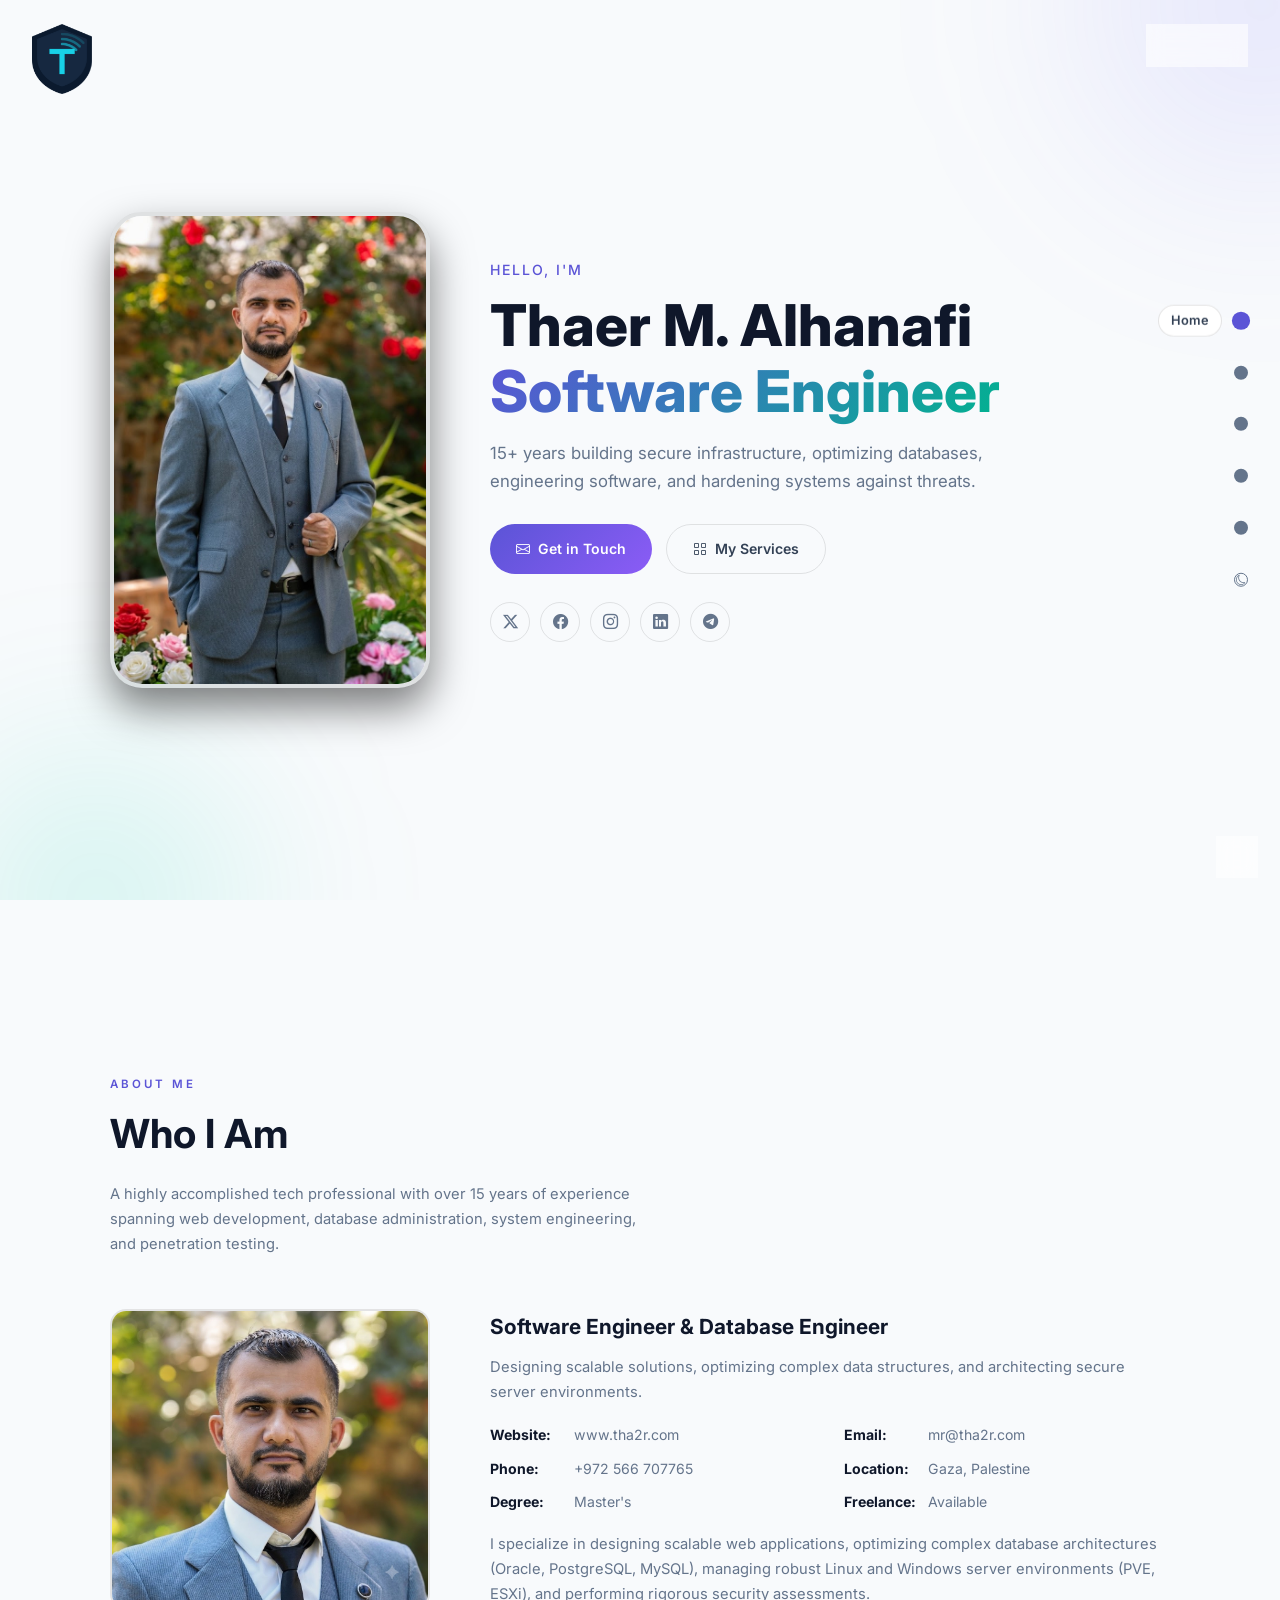
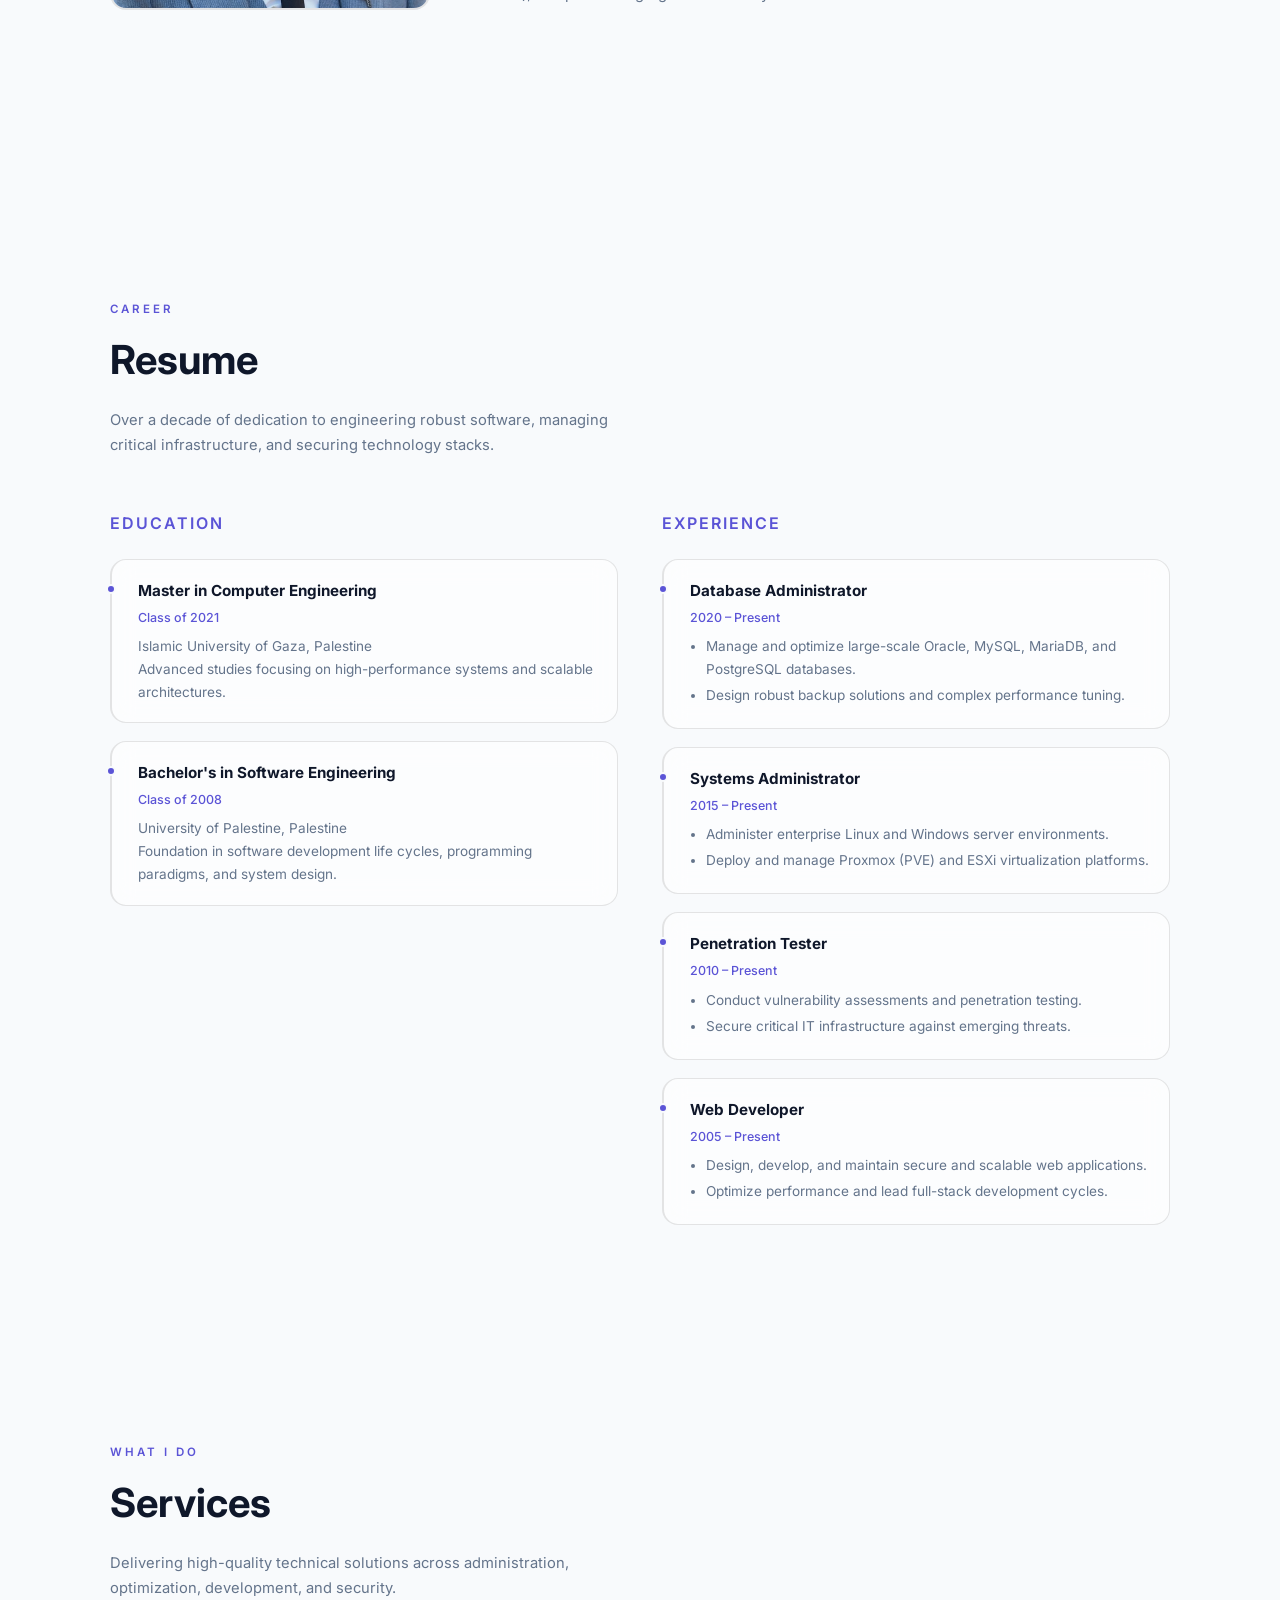
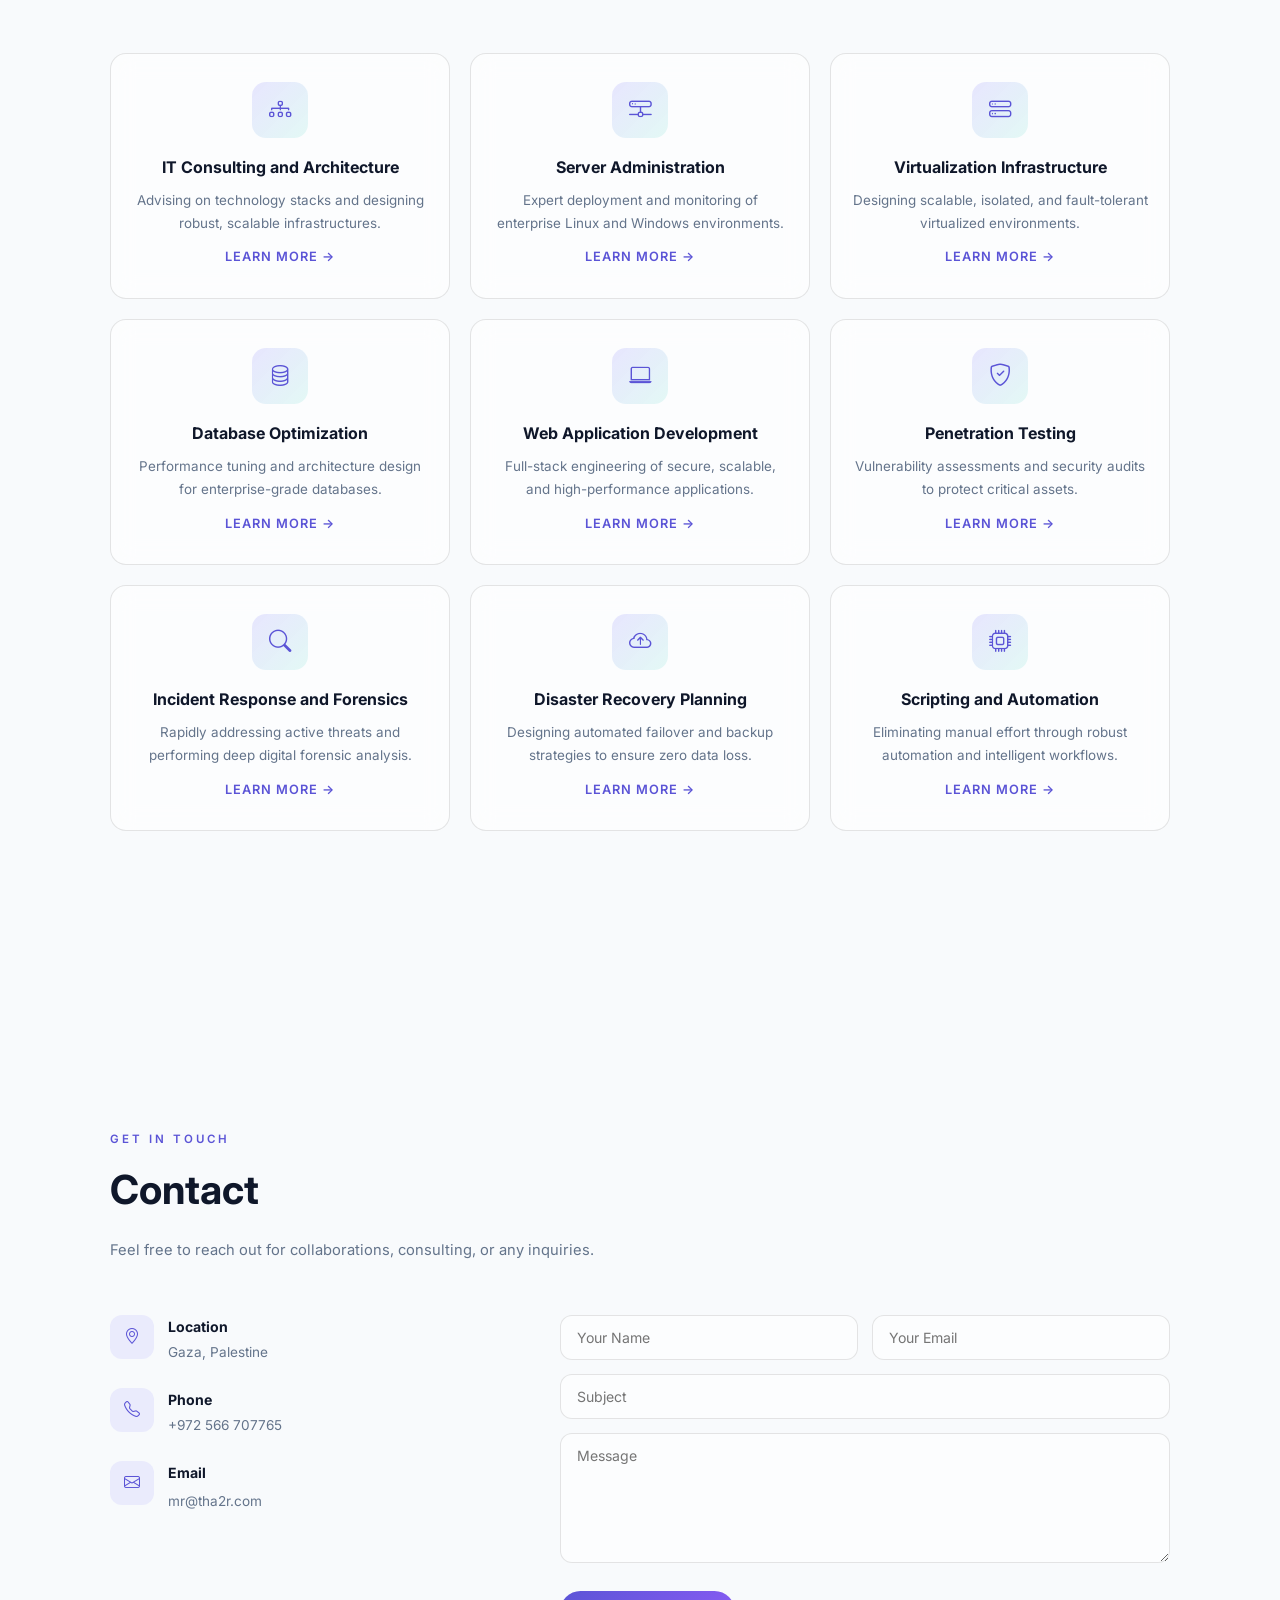
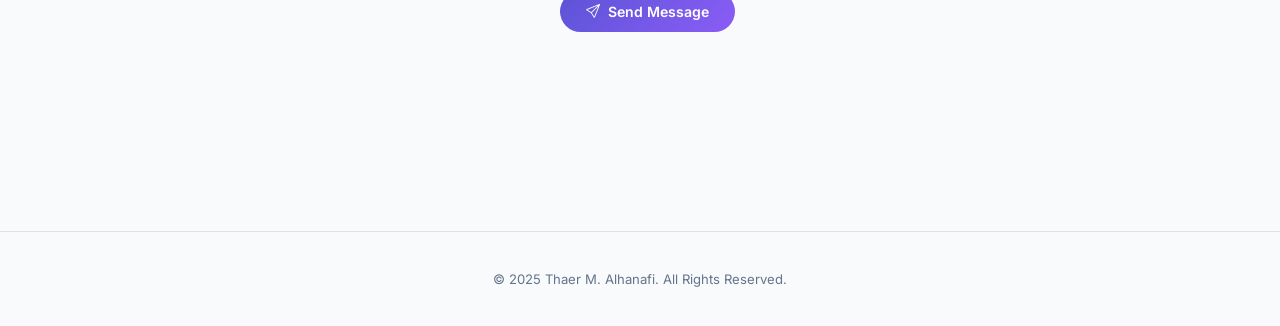
<file: index.html>
<!DOCTYPE html>
<html lang="en">

<head>
  <meta charset="utf-8">
  <meta name="viewport" content="width=device-width, initial-scale=1.0">
  <title>Thaer M. Alhanafi</title>
  <meta name="description"
    content="Thaer Alhanafi – 15+ years in software engineering, database administration, server management, and penetration testing. Based in Palestine.">
  <link href="favicon.ico" rel="icon" type="image/x-icon">
  <link href="favicon.ico" rel="apple-touch-icon">
  <link rel="preconnect" href="https://fonts.googleapis.com">
  <link rel="preconnect" href="https://fonts.gstatic.com" crossorigin>
  <link href="https://fonts.googleapis.com/css2?family=Inter:wght@300;400;500;600;700;800&display=swap"
    rel="stylesheet">
  <link rel="stylesheet" href="https://cdn.jsdelivr.net/npm/bootstrap-icons@1.11.3/font/bootstrap-icons.min.css">
  <link href="assets/css/custom.css" rel="stylesheet">
</head>

<body>

  <a href="#hero" class="top-logo"><img src="assets/img/logo.png" alt="Thaer Alhanafi" width="60"></a>
  <a href="home.html" class="top-lang" title="العربية"><i class="bi bi-translate"></i> العربية</a>

  <!-- ======= Dot Navigation ======= -->
  <nav class="dot-nav" id="dotNav">
    <ul>
      <li><a href="#hero" class="active"><span class="label">Home</span><span class="dot"></span></a></li>
      <li><a href="#about"><span class="label">About</span><span class="dot"></span></a></li>
      <li><a href="#resume"><span class="label">Resume</span><span class="dot"></span></a></li>
      <li><a href="#services"><span class="label">Services</span><span class="dot"></span></a></li>
      <li><a href="#contact"><span class="label">Contact</span><span class="dot"></span></a></li>

      <li><a href="javascript:void(0)" id="themeToggle"><span class="label">Theme</span><span class="dot theme-dot"><i
              class="bi bi-moon"
              style="font-size:10px; display:flex; align-items:center; justify-content:center; height:100%;"></i></span></a>
      </li>
    </ul>
  </nav>

  <!-- ======= Main Content ======= -->
  <div class="main-content">

    <!-- Hero -->
    <section class="hero section" id="hero">
      <div class="container hero-content">
        <div class="hero-grid">
          <div class="hero-image-frame">
            <img src="assets/img/main-bg.jpg" alt="Thaer M. Alhanafi">
          </div>
          <div class="hero-text-content">
            <p class="hero-greeting">Hello, I'm</p>
            <h1>Thaer M. Alhanafi<br><span class="gradient-text">Software Engineer</span></h1>
            <p class="hero-desc">15+ years building secure infrastructure, optimizing databases, engineering software,
              and
              hardening systems against threats.</p>
            <div class="hero-actions">
              <a href="#contact" class="btn-primary"><i class="bi bi-envelope"></i> Get in Touch</a>
              <a href="#services" class="btn-outline"><i class="bi bi-grid"></i> My Services</a>
            </div>
            <div class="social-row">
              <a href="https://x.com/mrtha2r"><i class="bi bi-twitter-x"></i></a>
              <a href="https://facebook.com/tha2r"><i class="bi bi-facebook"></i></a>
              <a href="https://instagram.com/mrtha2r"><i class="bi bi-instagram"></i></a>
              <a href="https://linkedin.com/in/tha2r"><i class="bi bi-linkedin"></i></a>
              <a href="https://t.me/tha2r"><i class="bi bi-telegram"></i></a>
            </div>
          </div>
        </div>
      </div>
    </section>

    <!-- About -->
    <section class="section" id="about">
      <div class="container">
        <div class="section-header reveal">
          <p class="section-label">About Me</p>
          <h2 class="section-title">Who I Am</h2>
          <p class="section-sub">A highly accomplished tech professional with over 15 years of experience spanning web
            development, database administration, system engineering, and penetration testing.</p>
        </div>
        <div class="about-grid reveal">
          <div class="about-photo glass">
            <img src="assets/img/profile-img.jpg" alt="Thaer Alhanafi">
          </div>
          <div class="about-details">
            <h3>Software Engineer &amp; Database Engineer</h3>
            <p>Designing scalable solutions, optimizing complex data structures, and architecting secure server
              environments.</p>
            <div class="info-grid">
              <div class="info-item"><strong>Website:</strong><span>www.tha2r.com</span></div>
              <div class="info-item"><strong>Email:</strong><span>mr@tha2r.com</span></div>
              <div class="info-item"><strong>Phone:</strong><span>+972 566 707765</span></div>
              <div class="info-item"><strong>Location:</strong><span>Gaza, Palestine</span></div>
              <div class="info-item"><strong>Degree:</strong><span>Master's</span></div>
              <div class="info-item"><strong>Freelance:</strong><span>Available</span></div>
            </div>
            <p>I specialize in designing scalable web applications, optimizing complex database architectures (Oracle,
              PostgreSQL, MySQL), managing robust Linux and Windows server environments (PVE, ESXi), and performing
              rigorous security assessments.</p>
          </div>
        </div>
      </div>
    </section>


    <!-- Resume -->
    <section class="section" id="resume">
      <div class="container">
        <div class="section-header reveal">
          <p class="section-label">Career</p>
          <h2 class="section-title">Resume</h2>
          <p class="section-sub">Over a decade of dedication to engineering robust software, managing critical
            infrastructure, and securing technology stacks.</p>
        </div>
        <div class="resume-cols reveal">
          <div class="resume-col">
            <h3>Education</h3>
            <div class="timeline-item glass">
              <h4>Master in Computer Engineering</h4>
              <span class="date">Class of 2021</span>
              <p>Islamic University of Gaza, Palestine</p>
              <p>Advanced studies focusing on high-performance systems and scalable architectures.</p>
            </div>
            <div class="timeline-item glass">
              <h4>Bachelor's in Software Engineering</h4>
              <span class="date">Class of 2008</span>
              <p>University of Palestine, Palestine</p>
              <p>Foundation in software development life cycles, programming paradigms, and system design.</p>
            </div>
          </div>
          <div class="resume-col">
            <h3>Experience</h3>
            <div class="timeline-item glass">
              <h4>Database Administrator</h4>
              <span class="date">2020 – Present</span>
              <ul>
                <li>Manage and optimize large-scale Oracle, MySQL, MariaDB, and PostgreSQL databases.</li>
                <li>Design robust backup solutions and complex performance tuning.</li>
              </ul>
            </div>
            <div class="timeline-item glass">
              <h4>Systems Administrator</h4>
              <span class="date">2015 – Present</span>
              <ul>
                <li>Administer enterprise Linux and Windows server environments.</li>
                <li>Deploy and manage Proxmox (PVE) and ESXi virtualization platforms.</li>
              </ul>
            </div>
            <div class="timeline-item glass">
              <h4>Penetration Tester</h4>
              <span class="date">2010 – Present</span>
              <ul>
                <li>Conduct vulnerability assessments and penetration testing.</li>
                <li>Secure critical IT infrastructure against emerging threats.</li>
              </ul>
            </div>
            <div class="timeline-item glass">
              <h4>Web Developer</h4>
              <span class="date">2005 – Present</span>
              <ul>
                <li>Design, develop, and maintain secure and scalable web applications.</li>
                <li>Optimize performance and lead full-stack development cycles.</li>
              </ul>
            </div>
          </div>
        </div>
      </div>
    </section>

    <!-- Services -->
    <section class="section" id="services">
      <div class="container">
        <div class="section-header reveal">
          <p class="section-label">What I Do</p>
          <h2 class="section-title">Services</h2>
          <p class="section-sub">Delivering high-quality technical solutions across administration, optimization,
            development, and security.</p>
        </div>
        <div class="services-grid reveal">
          <div class="glass service-card" data-modal="modal-architecture">
            <div class="service-icon"><i class="bi bi-diagram-3"></i></div>
            <h3>IT Consulting and Architecture</h3>
            <p>Advising on technology stacks and designing robust, scalable infrastructures.</p>
            <span class="more-link">Learn More →</span>
          </div>
          <div class="glass service-card" data-modal="modal-server">
            <div class="service-icon"><i class="bi bi-hdd-network"></i></div>
            <h3>Server Administration</h3>
            <p>Expert deployment and monitoring of enterprise Linux and Windows environments.</p>
            <span class="more-link">Learn More →</span>
          </div>
          <div class="glass service-card" data-modal="modal-virtualization">
            <div class="service-icon"><i class="bi bi-hdd-stack"></i></div>
            <h3>Virtualization Infrastructure</h3>
            <p>Designing scalable, isolated, and fault-tolerant virtualized environments.</p>
            <span class="more-link">Learn More →</span>
          </div>
          <div class="glass service-card" data-modal="modal-db">
            <div class="service-icon"><i class="bi bi-database"></i></div>
            <h3>Database Optimization</h3>
            <p>Performance tuning and architecture design for enterprise-grade databases.</p>
            <span class="more-link">Learn More →</span>
          </div>
          <div class="glass service-card" data-modal="modal-web">
            <div class="service-icon"><i class="bi bi-laptop"></i></div>
            <h3>Web Application Development</h3>
            <p>Full-stack engineering of secure, scalable, and high-performance applications.</p>
            <span class="more-link">Learn More →</span>
          </div>
          <div class="glass service-card" data-modal="modal-pentest">
            <div class="service-icon"><i class="bi bi-shield-check"></i></div>
            <h3>Penetration Testing</h3>
            <p>Vulnerability assessments and security audits to protect critical assets.</p>
            <span class="more-link">Learn More →</span>
          </div>
          <div class="glass service-card" data-modal="modal-ir">
            <div class="service-icon"><i class="bi bi-search"></i></div>
            <h3>Incident Response and Forensics</h3>
            <p>Rapidly addressing active threats and performing deep digital forensic analysis.</p>
            <span class="more-link">Learn More →</span>
          </div>
          <div class="glass service-card" data-modal="modal-dr">
            <div class="service-icon"><i class="bi bi-cloud-arrow-up"></i></div>
            <h3>Disaster Recovery Planning</h3>
            <p>Designing automated failover and backup strategies to ensure zero data loss.</p>
            <span class="more-link">Learn More →</span>
          </div>
          <div class="glass service-card" data-modal="modal-scripting">
            <div class="service-icon"><i class="bi bi-cpu"></i></div>
            <h3>Scripting and Automation</h3>
            <p>Eliminating manual effort through robust automation and intelligent workflows.</p>
            <span class="more-link">Learn More →</span>
          </div>
        </div>
      </div>
    </section>

    <!-- Contact -->
    <section class="section" id="contact">
      <div class="container">
        <div class="section-header reveal">
          <p class="section-label">Get in Touch</p>
          <h2 class="section-title">Contact</h2>
          <p class="section-sub">Feel free to reach out for collaborations, consulting, or any inquiries.</p>
        </div>
        <div class="contact-grid reveal">
          <ul class="contact-info-list">
            <li>
              <div class="ci-icon"><i class="bi bi-geo-alt"></i></div>
              <div>
                <h4>Location</h4>
                <p>Gaza, Palestine</p>
              </div>
            </li>
            <li>
              <div class="ci-icon"><i class="bi bi-telephone"></i></div>
              <div>
                <h4>Phone</h4>
                <p>+972 566 707765</p>
              </div>
            </li>
            <li>
              <div class="ci-icon"><i class="bi bi-envelope"></i></div>
              <div>
                <h4>Email</h4><a href="mailto:mr@tha2r.com">mr@tha2r.com</a>
              </div>
            </li>
          </ul>
          <form id="contact-form" class="contact-form" action="https://formspree.io/f/xjgqeayd" method="POST">
            <div class="form-row">
              <input type="text" name="name" placeholder="Your Name" required>
              <input type="email" name="email" placeholder="Your Email" required>
            </div>
            <input type="text" name="_subject" placeholder="Subject" required>
            <textarea name="message" placeholder="Message" rows="6" required></textarea>
            <div class="form-status" id="formStatus"></div>
            <button type="submit" class="btn-primary" style="align-self:flex-start"><i class="bi bi-send"></i> Send
              Message</button>
          </form>
        </div>
      </div>
    </section>

    <footer class="footer">
      <div class="container">
        <p>&copy; 2025 Thaer M. Alhanafi. All Rights Reserved.</p>
      </div>
    </footer>
  </div>

  <!-- ======= Service Modals ======= -->
  <div class="modal-overlay" id="modal-architecture">
    <div class="modal-box">
      <button class="modal-close" aria-label="Close"><i class="bi bi-x-lg"></i></button>
      <div class="modal-icon"><i class="bi bi-diagram-3"></i></div>
      <h2>IT Consulting and Architecture</h2>
      <p>Advising leadership on technology decisions and designing robust, scalable infrastructures for high-demand,
        secure applications.</p>
      <ul>
        <li><i class="bi bi-check-circle-fill"></i> Technology Stack Selection & Modernization</li>
        <li><i class="bi bi-check-circle-fill"></i> Architecture Scalability & Microservices</li>
        <li><i class="bi bi-check-circle-fill"></i> Security Compliance and Policy Review</li>
        <li><i class="bi bi-check-circle-fill"></i> Network Segmentation & Zero-Trust Design</li>
        <li><i class="bi bi-check-circle-fill"></i> Cost Optimization for Infrastructure</li>
        <li><i class="bi bi-check-circle-fill"></i> Technical Leadership & Consulting</li>
      </ul>
      <div class="modal-cta"><a href="#contact" class="btn-primary" onclick="closeAllModals()"><i
            class="bi bi-envelope"></i> Discuss Your Project</a></div>
    </div>
  </div>

  <div class="modal-overlay" id="modal-server">
    <div class="modal-box">
      <button class="modal-close" aria-label="Close"><i class="bi bi-x-lg"></i></button>
      <div class="modal-icon"><i class="bi bi-hdd-network"></i></div>
      <h2>Server Administration</h2>
      <p>Expert deployment, management, and monitoring of enterprise Linux and Windows server environments.</p>
      <ul>
        <li><i class="bi bi-check-circle-fill"></i> Linux & Windows Server Management</li>
        <li><i class="bi bi-check-circle-fill"></i> Automated Monitoring & Alerting Systems</li>
        <li><i class="bi bi-check-circle-fill"></i> Network Configuration & Routing</li>
        <li><i class="bi bi-check-circle-fill"></i> Server Security & Firewall Hardening</li>
        <li><i class="bi bi-check-circle-fill"></i> Resource Allocation & Performance Tuning</li>
        <li><i class="bi bi-check-circle-fill"></i> Patch Management and System Updates</li>
      </ul>
      <div class="modal-cta"><a href="#contact" class="btn-primary" onclick="closeAllModals()"><i
            class="bi bi-envelope"></i> Discuss Your Project</a></div>
    </div>
  </div>

  <div class="modal-overlay" id="modal-virtualization">
    <div class="modal-box">
      <button class="modal-close" aria-label="Close"><i class="bi bi-x-lg"></i></button>
      <div class="modal-icon"><i class="bi bi-hdd-stack"></i></div>
      <h2>Virtualization Infrastructure</h2>
      <p>Designing scalable, isolated, and fault-tolerant virtualized environments using industry-leading hypervisors.
      </p>
      <ul>
        <li><i class="bi bi-check-circle-fill"></i> Proxmox Virtual Environment Architecture</li>
        <li><i class="bi bi-check-circle-fill"></i> VMware ESXi Deployment and Management</li>
        <li><i class="bi bi-check-circle-fill"></i> High Availability (HA) Cluster Setup</li>
        <li><i class="bi bi-check-circle-fill"></i> Storage Area Networks & Distributed Storage</li>
        <li><i class="bi bi-check-circle-fill"></i> Automated Virtual Machine Snapshots</li>
        <li><i class="bi bi-check-circle-fill"></i> Resource Migration & Capacity Planning</li>
      </ul>
      <div class="modal-cta"><a href="#contact" class="btn-primary" onclick="closeAllModals()"><i
            class="bi bi-envelope"></i> Discuss Your Project</a></div>
    </div>
  </div>

  <div class="modal-overlay" id="modal-db">
    <div class="modal-box">
      <button class="modal-close" aria-label="Close"><i class="bi bi-x-lg"></i></button>
      <div class="modal-icon"><i class="bi bi-database"></i></div>
      <h2>Database Optimization</h2>
      <p>Comprehensive management, performance tuning, and architecture design for databases at any scale.</p>
      <ul>
        <li><i class="bi bi-check-circle-fill"></i> Oracle, PostgreSQL, MySQL, MariaDB Administration</li>
        <li><i class="bi bi-check-circle-fill"></i> High Availability & Replication Setup</li>
        <li><i class="bi bi-check-circle-fill"></i> Performance Tuning & Query Optimization</li>
        <li><i class="bi bi-check-circle-fill"></i> Data Integrity & Security Hardening</li>
        <li><i class="bi bi-check-circle-fill"></i> Migration & Schema Architecture Design</li>
        <li><i class="bi bi-check-circle-fill"></i> In-Memory Caching Strategy with Redis</li>
      </ul>
      <div class="modal-cta"><a href="#contact" class="btn-primary" onclick="closeAllModals()"><i
            class="bi bi-envelope"></i> Discuss Your Project</a></div>
    </div>
  </div>

  <div class="modal-overlay" id="modal-web">
    <div class="modal-box">
      <button class="modal-close" aria-label="Close"><i class="bi bi-x-lg"></i></button>
      <div class="modal-icon"><i class="bi bi-laptop"></i></div>
      <h2>Web Application Development</h2>
      <p>Full-stack development of secure, scalable, and high-performance web applications tailored to your business
        needs.</p>
      <ul>
        <li><i class="bi bi-check-circle-fill"></i> Custom PHP & Full-Stack Development</li>
        <li><i class="bi bi-check-circle-fill"></i> RESTful API Design & Integration</li>
        <li><i class="bi bi-check-circle-fill"></i> Responsive & Accessible UI/UX</li>
        <li><i class="bi bi-check-circle-fill"></i> Real-Time Applications & WebSockets</li>
        <li><i class="bi bi-check-circle-fill"></i> Performance Optimization & Caching</li>
        <li><i class="bi bi-check-circle-fill"></i> Continuous Integration and Deployment</li>
      </ul>
      <div class="modal-cta"><a href="#contact" class="btn-primary" onclick="closeAllModals()"><i
            class="bi bi-envelope"></i> Discuss Your Project</a></div>
    </div>
  </div>

  <div class="modal-overlay" id="modal-pentest">
    <div class="modal-box">
      <button class="modal-close" aria-label="Close"><i class="bi bi-x-lg"></i></button>
      <div class="modal-icon"><i class="bi bi-shield-check"></i></div>
      <h2>Penetration Testing</h2>
      <p>Rigorous vulnerability assessments and security audits to identify and mitigate risks in your applications and
        infrastructure.</p>
      <ul>
        <li><i class="bi bi-check-circle-fill"></i> Web Application Penetration Testing</li>
        <li><i class="bi bi-check-circle-fill"></i> Network & Infrastructure Audits</li>
        <li><i class="bi bi-check-circle-fill"></i> Social Engineering Assessments</li>
        <li><i class="bi bi-check-circle-fill"></i> Detailed Vulnerability Reporting</li>
        <li><i class="bi bi-check-circle-fill"></i> Remediation Guidance & Retesting</li>
        <li><i class="bi bi-check-circle-fill"></i> Wireless Network Security Assessment</li>
      </ul>
      <div class="modal-cta"><a href="#contact" class="btn-primary" onclick="closeAllModals()"><i
            class="bi bi-envelope"></i> Discuss Your Project</a></div>
    </div>
  </div>

  <div class="modal-overlay" id="modal-ir">
    <div class="modal-box">
      <button class="modal-close" aria-label="Close"><i class="bi bi-x-lg"></i></button>
      <div class="modal-icon"><i class="bi bi-search"></i></div>
      <h2>Incident Response and Forensics</h2>
      <p>Rapidly addressing active threats and performing deep forensic analysis on compromised systems.</p>
      <ul>
        <li><i class="bi bi-check-circle-fill"></i> Threat Hunting & Malware Analysis</li>
        <li><i class="bi bi-check-circle-fill"></i> Intrusion Detection & Log Auditing</li>
        <li><i class="bi bi-check-circle-fill"></i> Post-Breach Containment & Eradication</li>
        <li><i class="bi bi-check-circle-fill"></i> Digital Forensics & Attack Vector Tracing</li>
        <li><i class="bi bi-check-circle-fill"></i> Network Traffic Analysis</li>
        <li><i class="bi bi-check-circle-fill"></i> Reverse Engineering of Malicious Payloads</li>
      </ul>
      <div class="modal-cta"><a href="#contact" class="btn-primary" onclick="closeAllModals()"><i
            class="bi bi-envelope"></i> Discuss Your Project</a></div>
    </div>
  </div>

  <div class="modal-overlay" id="modal-dr">
    <div class="modal-box">
      <button class="modal-close" aria-label="Close"><i class="bi bi-x-lg"></i></button>
      <div class="modal-icon"><i class="bi bi-cloud-arrow-up"></i></div>
      <h2>Disaster Recovery Planning</h2>
      <p>Bulletproofing your company's data and uptime by designing robust, automated failover solutions to ensure zero
        data loss.</p>
      <ul>
        <li><i class="bi bi-check-circle-fill"></i> Automated Off-Site Backup Strategies</li>
        <li><i class="bi bi-check-circle-fill"></i> High-Availability Clusters & Failover</li>
        <li><i class="bi bi-check-circle-fill"></i> Data Redundancy and Replication</li>
        <li><i class="bi bi-check-circle-fill"></i> Recovery Time Objective (RTO) Optimization</li>
        <li><i class="bi bi-check-circle-fill"></i> Regular Disaster Drill Testing</li>
        <li><i class="bi bi-check-circle-fill"></i> Business Continuity Strategy Development</li>
      </ul>
      <div class="modal-cta"><a href="#contact" class="btn-primary" onclick="closeAllModals()"><i
            class="bi bi-envelope"></i> Discuss Your Project</a></div>
    </div>
  </div>

  <div class="modal-overlay" id="modal-scripting">
    <div class="modal-box">
      <button class="modal-close" aria-label="Close"><i class="bi bi-x-lg"></i></button>
      <div class="modal-icon"><i class="bi bi-cpu"></i></div>
      <h2>Scripting and Automation</h2>
      <p>Eliminating manual effort through robust automation and intelligent script design.</p>
      <ul>
        <li><i class="bi bi-check-circle-fill"></i> Bash, Python, & System Shell Scripting</li>
        <li><i class="bi bi-check-circle-fill"></i> Automated Server Provisioning & Maintenance</li>
        <li><i class="bi bi-check-circle-fill"></i> Cron-based Monitoring & Self-Healing Tasks</li>
        <li><i class="bi bi-check-circle-fill"></i> Custom Tooling for Security Operations</li>
        <li><i class="bi bi-check-circle-fill"></i> Application Programming Interface Automation</li>
        <li><i class="bi bi-check-circle-fill"></i> Configuration Management Development</li>
      </ul>
      <div class="modal-cta"><a href="#contact" class="btn-primary" onclick="closeAllModals()"><i
            class="bi bi-envelope"></i> Discuss Your Project</a></div>
    </div>
  </div>

  <div class="nav-arrows">
    <button id="navUp" aria-label="Previous Section"><i class="bi bi-chevron-up"></i></button>
    <button id="navDown" aria-label="Next Section"><i class="bi bi-chevron-down"></i></button>
  </div>

  <script src="assets/js/custom.js"></script>
</body>

</html>
</file>
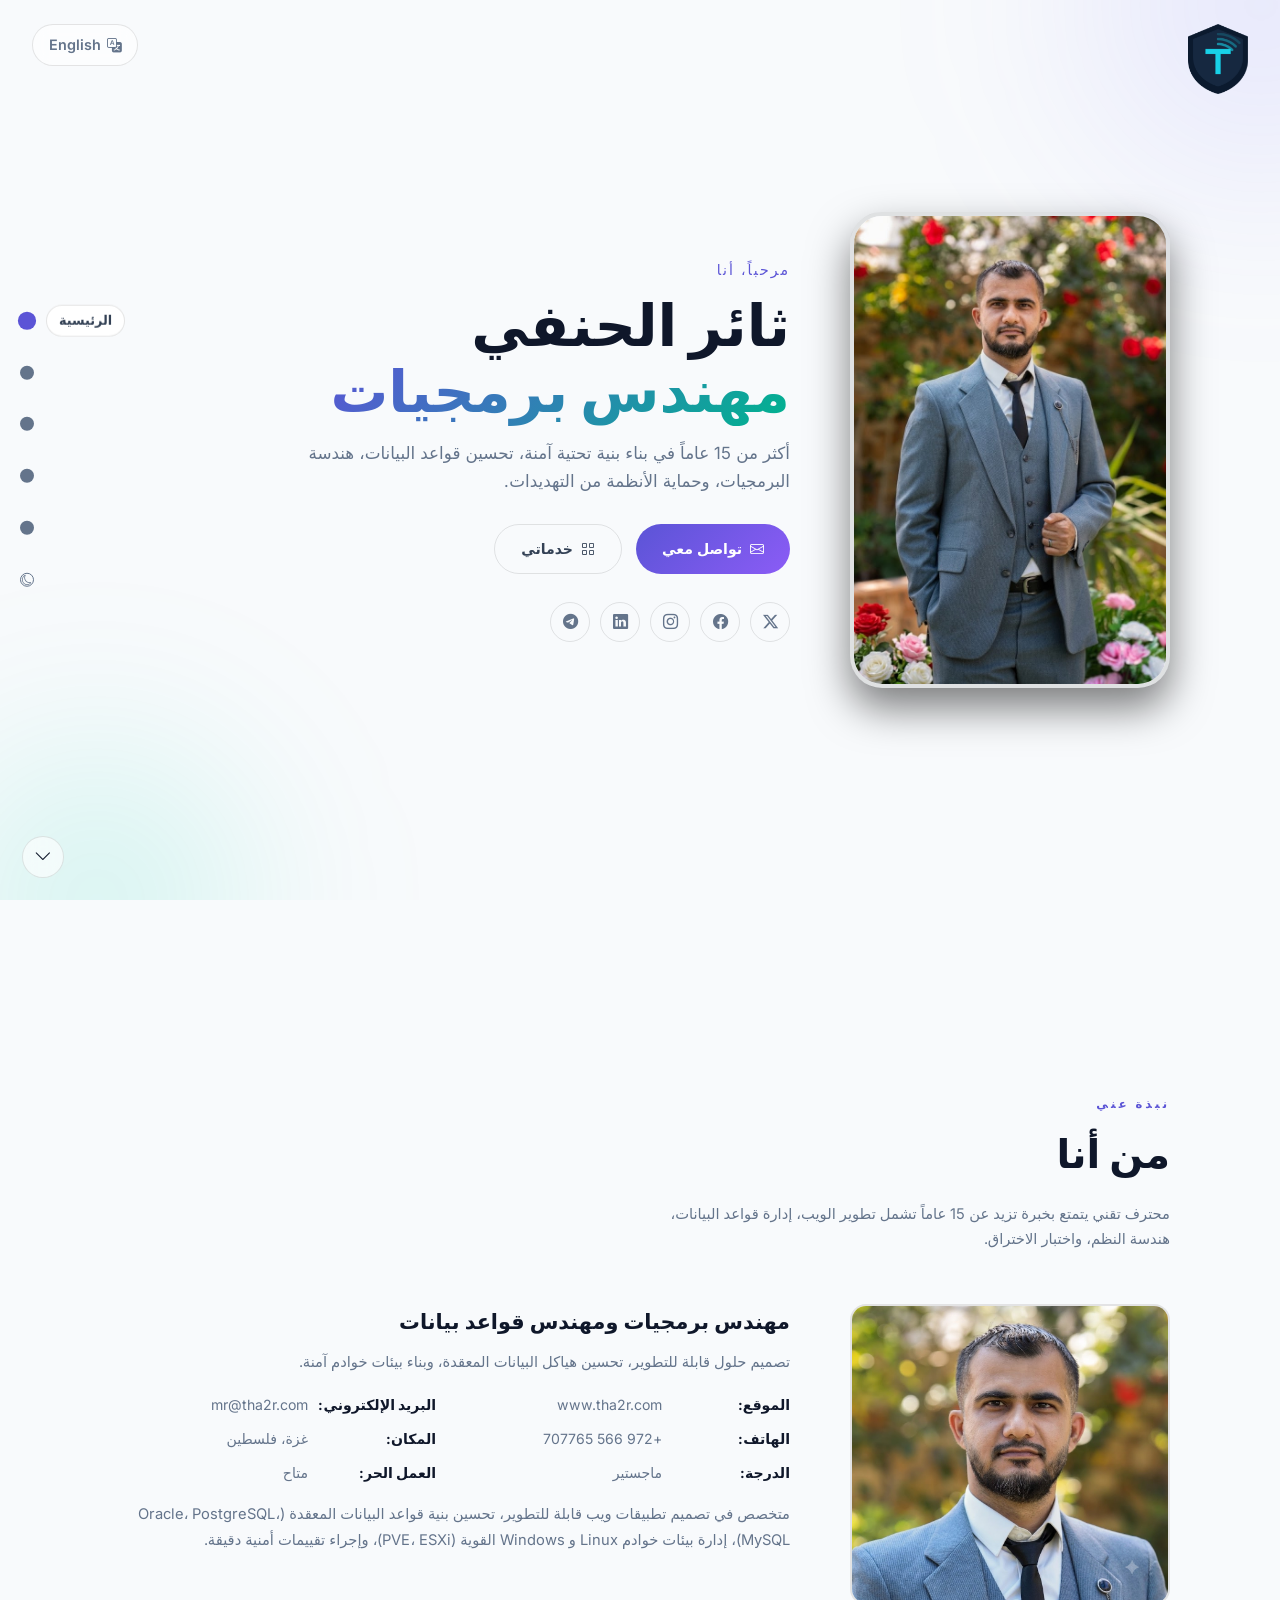
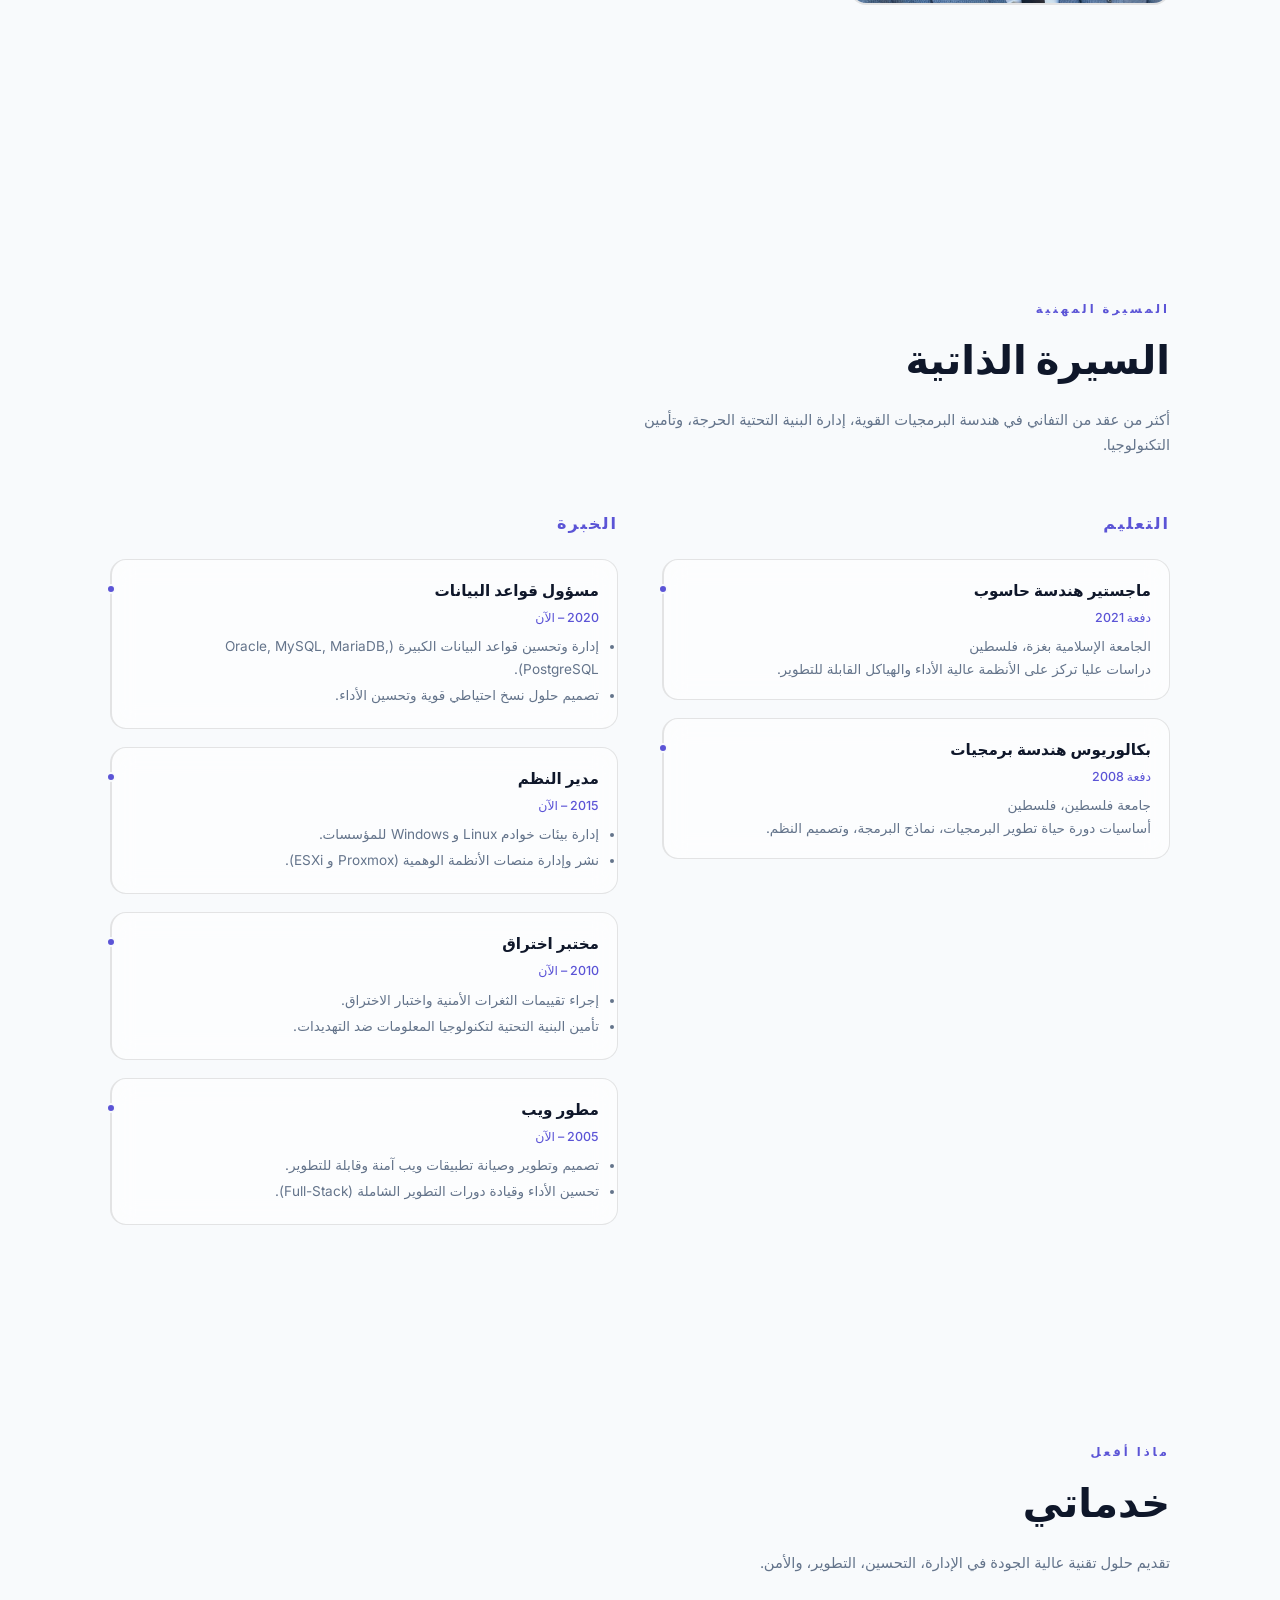
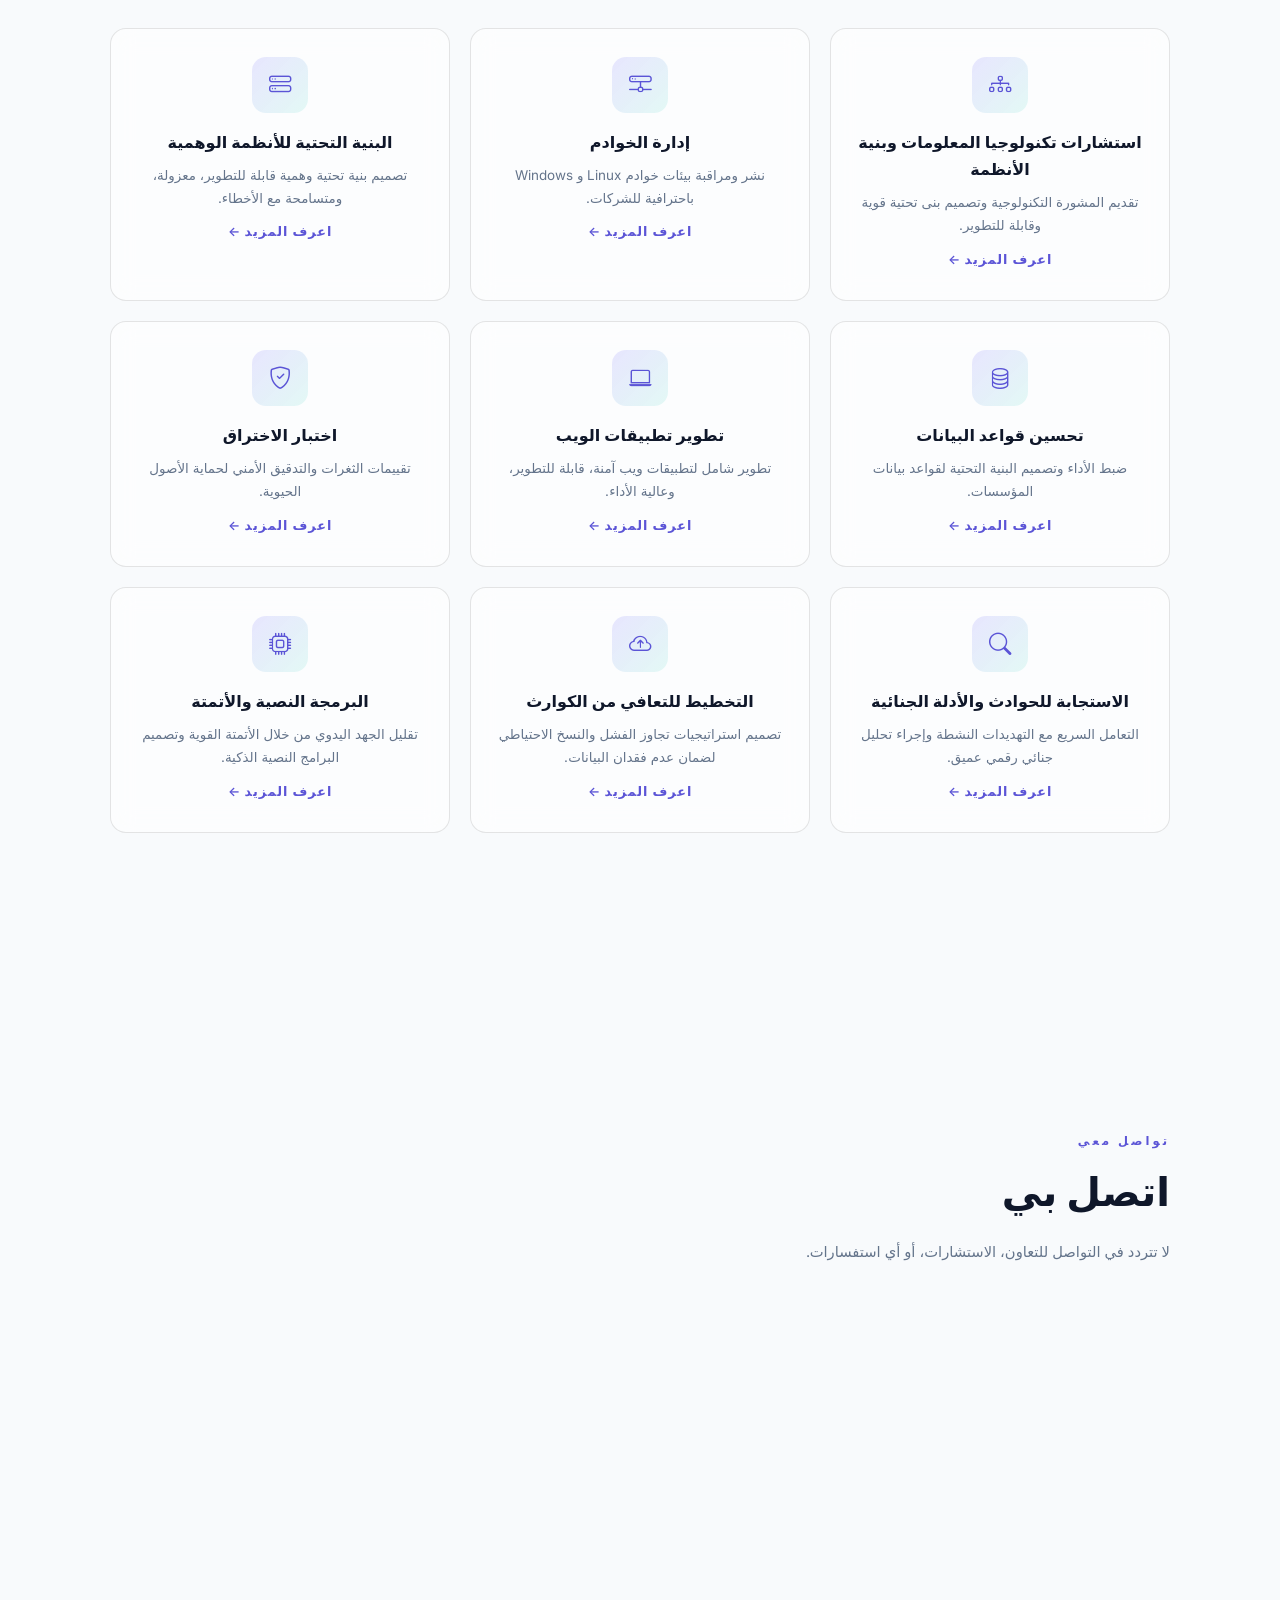
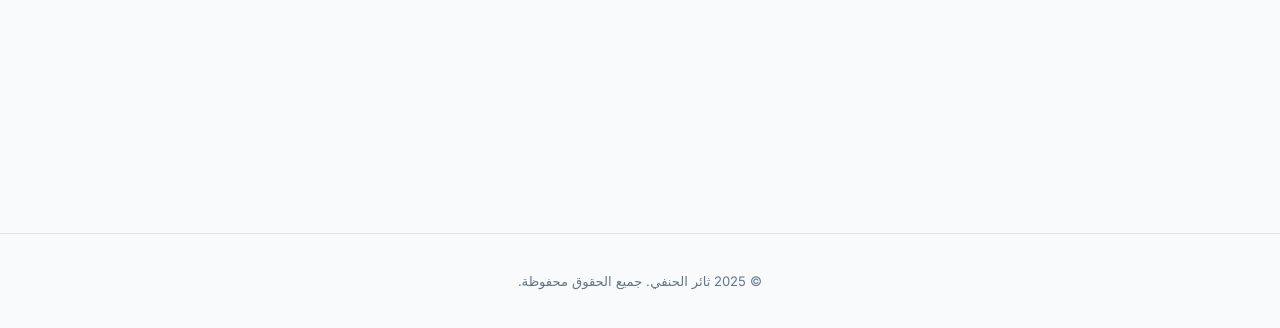
<file: home.html>
<!DOCTYPE html>
<html lang="ar" dir="rtl">

<head>
  <meta charset="utf-8">
  <meta name="viewport" content="width=device-width, initial-scale=1.0">
  <title>ثائر الحنفي</title>
  <meta name="description"
    content="ثائر الحنفي – 15+ عاماً من الخبرة في هندسة البرمجيات، إدارة قواعد البيانات، إدارة الخوادم، واختبار الاختراق. مقر العمل: فلسطين.">
  <link href="favicon.ico" rel="icon" type="image/x-icon">
  <link href="favicon.ico" rel="apple-touch-icon">
  <link rel="preconnect" href="https://fonts.googleapis.com">
  <link rel="preconnect" href="https://fonts.gstatic.com" crossorigin>
  <link href="https://fonts.googleapis.com/css2?family=Inter:wght@300;400;500;600;700;800&display=swap"
    rel="stylesheet">
  <link rel="stylesheet" href="https://cdn.jsdelivr.net/npm/bootstrap-icons@1.11.3/font/bootstrap-icons.min.css">
  <link href="assets/css/custom.css" rel="stylesheet">
</head>

<body>

  <a href="#hero" class="top-logo"><img src="assets/img/logo.png" alt="Thaer Alhanafi" width="60"></a>
  <a href="/" class="top-lang" title="English"><i class="bi bi-translate"></i> English</a>

  <!-- ======= Dot Navigation ======= -->
  <nav class="dot-nav" id="dotNav">
    <ul>
      <li><a href="#hero" class="active"><span class="label">الرئيسية</span><span class="dot"></span></a></li>
      <li><a href="#about"><span class="label">عني</span><span class="dot"></span></a></li>
      <li><a href="#resume"><span class="label">السيرة الذاتية</span><span class="dot"></span></a></li>
      <li><a href="#services"><span class="label">خدماتي</span><span class="dot"></span></a></li>
      <li><a href="#contact"><span class="label">اتصل بي</span><span class="dot"></span></a></li>

      <li><a href="javascript:void(0)" id="themeToggle"><span class="label">المظهر</span><span class="dot theme-dot"><i
              class="bi bi-moon"
              style="font-size:10px; display:flex; align-items:center; justify-content:center; height:100%;"></i></span></a>
      </li>
    </ul>
  </nav>

  <!-- ======= Main Content ======= -->
  <div class="main-content">

    <!-- Hero -->
    <section class="hero section" id="hero">
      <div class="container hero-content">
        <div class="hero-grid">
          <div class="hero-image-frame">
            <img src="assets/img/main-bg.jpg" alt="ثائر الحنفي">
          </div>
          <div class="hero-text-content">
            <p class="hero-greeting">مرحباً، أنا</p>
            <h1>ثائر الحنفي<br><span class="gradient-text">مهندس برمجيات</span></h1>
            <p class="hero-desc">أكثر من 15 عاماً في بناء بنية تحتية آمنة، تحسين قواعد البيانات، هندسة البرمجيات، وحماية
              الأنظمة من التهديدات.</p>
            <div class="hero-actions">
              <a href="#contact" class="btn-primary"><i class="bi bi-envelope"></i> تواصل معي</a>
              <a href="#services" class="btn-outline"><i class="bi bi-grid"></i> خدماتي</a>
            </div>
            <div class="social-row">
              <a href="https://x.com/mrtha2r"><i class="bi bi-twitter-x"></i></a>
              <a href="https://facebook.com/tha2r"><i class="bi bi-facebook"></i></a>
              <a href="https://instagram.com/mrtha2r"><i class="bi bi-instagram"></i></a>
              <a href="https://linkedin.com/in/tha2r"><i class="bi bi-linkedin"></i></a>
              <a href="https://t.me/tha2r"><i class="bi bi-telegram"></i></a>
            </div>
          </div>
        </div>
      </div>
    </section>

    <!-- About -->
    <section class="section" id="about">
      <div class="container">
        <div class="section-header reveal">
          <p class="section-label">نبذة عني</p>
          <h2 class="section-title">من أنا</h2>
          <p class="section-sub">محترف تقني يتمتع بخبرة تزيد عن 15 عاماً تشمل تطوير الويب، إدارة قواعد البيانات، هندسة
            النظم، واختبار الاختراق.</p>
        </div>
        <div class="about-grid reveal">
          <div class="about-photo glass">
            <img src="assets/img/profile-img.jpg" alt="Thaer Alhanafi">
          </div>
          <div class="about-details">
            <h3>مهندس برمجيات ومهندس قواعد بيانات</h3>
            <p>تصميم حلول قابلة للتطوير، تحسين هياكل البيانات المعقدة، وبناء بيئات خوادم آمنة.</p>
            <div class="info-grid">
              <div class="info-item"><strong>الموقع:</strong><span>www.tha2r.com</span></div>
              <div class="info-item"><strong>البريد الإلكتروني:</strong><span>mr@tha2r.com</span></div>
              <div class="info-item"><strong>الهاتف:</strong><span>+972 566 707765</span></div>
              <div class="info-item"><strong>المكان:</strong><span>غزة، فلسطين</span></div>
              <div class="info-item"><strong>الدرجة:</strong><span>ماجستير</span></div>
              <div class="info-item"><strong>العمل الحر:</strong><span>متاح</span></div>
            </div>
            <p>متخصص في تصميم تطبيقات ويب قابلة للتطوير، تحسين بنية قواعد البيانات المعقدة (Oracle، PostgreSQL، MySQL)،
              إدارة بيئات خوادم Linux و Windows القوية (PVE، ESXi)، وإجراء تقييمات أمنية دقيقة.</p>
          </div>
        </div>
      </div>
    </section>


    <!-- Resume -->
    <section class="section" id="resume">
      <div class="container">
        <div class="section-header reveal">
          <p class="section-label">المسيرة المهنية</p>
          <h2 class="section-title">السيرة الذاتية</h2>
          <p class="section-sub">أكثر من عقد من التفاني في هندسة البرمجيات القوية، إدارة البنية التحتية الحرجة، وتأمين
            التكنولوجيا.</p>
        </div>
        <div class="resume-cols reveal">
          <div class="resume-col">
            <h3>التعليم</h3>
            <div class="timeline-item glass">
              <h4>ماجستير هندسة حاسوب</h4>
              <span class="date">دفعة 2021</span>
              <p>الجامعة الإسلامية بغزة، فلسطين</p>
              <p>دراسات عليا تركز على الأنظمة عالية الأداء والهياكل القابلة للتطوير.</p>
            </div>
            <div class="timeline-item glass">
              <h4>بكالوريوس هندسة برمجيات</h4>
              <span class="date">دفعة 2008</span>
              <p>جامعة فلسطين، فلسطين</p>
              <p>أساسيات دورة حياة تطوير البرمجيات، نماذج البرمجة، وتصميم النظم.</p>
            </div>
          </div>
          <div class="resume-col">
            <h3>الخبرة</h3>
            <div class="timeline-item glass">
              <h4>مسؤول قواعد البيانات</h4>
              <span class="date">2020 – الآن</span>
              <ul>
                <li>إدارة وتحسين قواعد البيانات الكبيرة (Oracle, MySQL, MariaDB, PostgreSQL).</li>
                <li>تصميم حلول نسخ احتياطي قوية وتحسين الأداء.</li>
              </ul>
            </div>
            <div class="timeline-item glass">
              <h4>مدير النظم</h4>
              <span class="date">2015 – الآن</span>
              <ul>
                <li>إدارة بيئات خوادم Linux و Windows للمؤسسات.</li>
                <li>نشر وإدارة منصات الأنظمة الوهمية (Proxmox و ESXi).</li>
              </ul>
            </div>
            <div class="timeline-item glass">
              <h4>مختبر اختراق</h4>
              <span class="date">2010 – الآن</span>
              <ul>
                <li>إجراء تقييمات الثغرات الأمنية واختبار الاختراق.</li>
                <li>تأمين البنية التحتية لتكنولوجيا المعلومات ضد التهديدات.</li>
              </ul>
            </div>
            <div class="timeline-item glass">
              <h4>مطور ويب</h4>
              <span class="date">2005 – الآن</span>
              <ul>
                <li>تصميم وتطوير وصيانة تطبيقات ويب آمنة وقابلة للتطوير.</li>
                <li>تحسين الأداء وقيادة دورات التطوير الشاملة (Full-Stack).</li>
              </ul>
            </div>
          </div>
        </div>
      </div>
    </section>

    <!-- Services -->
    <section class="section" id="services">
      <div class="container">
        <div class="section-header reveal">
          <p class="section-label">ماذا أفعل</p>
          <h2 class="section-title">خدماتي</h2>
          <p class="section-sub">تقديم حلول تقنية عالية الجودة في الإدارة، التحسين، التطوير، والأمن.</p>
        </div>
        <div class="services-grid reveal">
          <div class="glass service-card" data-modal="modal-architecture">
            <div class="service-icon"><i class="bi bi-diagram-3"></i></div>
            <h3>استشارات تكنولوجيا المعلومات وبنية الأنظمة</h3>
            <p>تقديم المشورة التكنولوجية وتصميم بنى تحتية قوية وقابلة للتطوير.</p>
            <span class="more-link">اعرف المزيد ←</span>
          </div>
          <div class="glass service-card" data-modal="modal-server">
            <div class="service-icon"><i class="bi bi-hdd-network"></i></div>
            <h3>إدارة الخوادم</h3>
            <p>نشر ومراقبة بيئات خوادم Linux و Windows باحترافية للشركات.</p>
            <span class="more-link">اعرف المزيد ←</span>
          </div>
          <div class="glass service-card" data-modal="modal-virtualization">
            <div class="service-icon"><i class="bi bi-hdd-stack"></i></div>
            <h3>البنية التحتية للأنظمة الوهمية</h3>
            <p>تصميم بنية تحتية وهمية قابلة للتطوير، معزولة، ومتسامحة مع الأخطاء.</p>
            <span class="more-link">اعرف المزيد ←</span>
          </div>
          <div class="glass service-card" data-modal="modal-db">
            <div class="service-icon"><i class="bi bi-database"></i></div>
            <h3>تحسين قواعد البيانات</h3>
            <p>ضبط الأداء وتصميم البنية التحتية لقواعد بيانات المؤسسات.</p>
            <span class="more-link">اعرف المزيد ←</span>
          </div>
          <div class="glass service-card" data-modal="modal-web">
            <div class="service-icon"><i class="bi bi-laptop"></i></div>
            <h3>تطوير تطبيقات الويب</h3>
            <p>تطوير شامل لتطبيقات ويب آمنة، قابلة للتطوير، وعالية الأداء.</p>
            <span class="more-link">اعرف المزيد ←</span>
          </div>
          <div class="glass service-card" data-modal="modal-pentest">
            <div class="service-icon"><i class="bi bi-shield-check"></i></div>
            <h3>اختبار الاختراق</h3>
            <p>تقييمات الثغرات والتدقيق الأمني لحماية الأصول الحيوية.</p>
            <span class="more-link">اعرف المزيد ←</span>
          </div>
          <div class="glass service-card" data-modal="modal-ir">
            <div class="service-icon"><i class="bi bi-search"></i></div>
            <h3>الاستجابة للحوادث والأدلة الجنائية</h3>
            <p>التعامل السريع مع التهديدات النشطة وإجراء تحليل جنائي رقمي عميق.</p>
            <span class="more-link">اعرف المزيد ←</span>
          </div>
          <div class="glass service-card" data-modal="modal-dr">
            <div class="service-icon"><i class="bi bi-cloud-arrow-up"></i></div>
            <h3>التخطيط للتعافي من الكوارث</h3>
            <p>تصميم استراتيجيات تجاوز الفشل والنسخ الاحتياطي لضمان عدم فقدان البيانات.</p>
            <span class="more-link">اعرف المزيد ←</span>
          </div>
          <div class="glass service-card" data-modal="modal-scripting">
            <div class="service-icon"><i class="bi bi-cpu"></i></div>
            <h3>البرمجة النصية والأتمتة</h3>
            <p>تقليل الجهد اليدوي من خلال الأتمتة القوية وتصميم البرامج النصية الذكية.</p>
            <span class="more-link">اعرف المزيد ←</span>
          </div>
        </div>
      </div>
    </section>

    <!-- Contact -->
    <section class="section" id="contact">
      <div class="container">
        <div class="section-header reveal">
          <p class="section-label">تواصل معي</p>
          <h2 class="section-title">اتصل بي</h2>
          <p class="section-sub">لا تتردد في التواصل للتعاون، الاستشارات، أو أي استفسارات.</p>
        </div>
        <div class="contact-grid reveal">
          <ul class="contact-info-list">
            <li>
              <div class="ci-icon"><i class="bi bi-geo-alt"></i></div>
              <div>
                <h4>المكان</h4>
                <p>غزة، فلسطين</p>
              </div>
            </li>
            <li>
              <div class="ci-icon"><i class="bi bi-telephone"></i></div>
              <div>
                <h4>الهاتف</h4>
                <p>+972 566 707765</p>
              </div>
            </li>
            <li>
              <div class="ci-icon"><i class="bi bi-envelope"></i></div>
              <div>
                <h4>البريد الإلكتروني</h4><a href="mailto:mr@tha2r.com">mr@tha2r.com</a>
              </div>
            </li>
          </ul>
          <form id="contact-form" class="contact-form" action="https://formspree.io/f/xjgqeayd" method="POST">
            <div class="form-row">
              <input type="text" name="name" placeholder="الاسم" required>
              <input type="email" name="email" placeholder="البريد الإلكتروني" required>
            </div>
            <input type="text" name="_subject" placeholder="الموضوع" required>
            <textarea name="message" placeholder="الرسالة" rows="6" required></textarea>
            <div class="form-status" id="formStatus"></div>
            <button type="submit" class="btn-primary" style="align-self:flex-start"><i class="bi bi-send"></i> Send
              الرسالة</button>
          </form>
        </div>
      </div>
    </section>

    <footer class="footer">
      <div class="container">
        <p>&copy; 2025 ثائر الحنفي. جميع الحقوق محفوظة.</p>
      </div>
    </footer>
  </div>

  <!-- ======= Service Modals ======= -->
  <div class="modal-overlay" id="modal-architecture">
    <div class="modal-box">
      <button class="modal-close" aria-label="Close"><i class="bi bi-x-lg"></i></button>
      <div class="modal-icon"><i class="bi bi-diagram-3"></i></div>
      <h2>استشارات تكنولوجيا المعلومات وبنية الأنظمة</h2>
      <p>تقديم المشورة للقيادة بشأن القرارات التكنولوجية وتصميم بنى تحتية قوية وقابلة للتطوير للتطبيقات الآمنة.</p>
      <ul>
        <li><i class="bi bi-check-circle-fill"></i> اختيار وتحديث مجموعة التكنولوجيا</li>
        <li><i class="bi bi-check-circle-fill"></i> قابلية التوسع للخدمات المصغرة (Microservices)</li>
        <li><i class="bi bi-check-circle-fill"></i> الامتثال الأمني ومراجعة السياسات</li>
        <li><i class="bi bi-check-circle-fill"></i> تقسيم الشبكة وتصميم انعدام الثقة</li>
        <li><i class="bi bi-check-circle-fill"></i> تحسين تكلفة البنية التحتية</li>
        <li><i class="bi bi-check-circle-fill"></i> القيادة التقنية والاستشارات</li>
      </ul>
      <div class="modal-cta"><a href="#contact" class="btn-primary" onclick="closeAllModals()"><i
            class="bi bi-envelope"></i> ناقش مشروعك</a></div>
    </div>
  </div>

  <div class="modal-overlay" id="modal-server">
    <div class="modal-box">
      <button class="modal-close" aria-label="Close"><i class="bi bi-x-lg"></i></button>
      <div class="modal-icon"><i class="bi bi-hdd-network"></i></div>
      <h2>إدارة الخوادم</h2>
      <p>خبرة في نشر وإدارة ومراقبة بيئات خوادم Linux و Windows للمؤسسات والشركات.</p>
      <ul>
        <li><i class="bi bi-check-circle-fill"></i> إدارة خوادم Linux و Windows</li>
        <li><i class="bi bi-check-circle-fill"></i> أنظمة المراقبة الآلية والتنبيهات</li>
        <li><i class="bi bi-check-circle-fill"></i> تكوين وتوجيه الشبكات</li>
        <li><i class="bi bi-check-circle-fill"></i> أمن الخوادم وتحصين الجدران النارية</li>
        <li><i class="bi bi-check-circle-fill"></i> تخصيص الموارد وضبط الأداء</li>
        <li><i class="bi bi-check-circle-fill"></i> إدارة التحديثات وتصحيحات النظام</li>
      </ul>
      <div class="modal-cta"><a href="#contact" class="btn-primary" onclick="closeAllModals()"><i
            class="bi bi-envelope"></i> ناقش مشروعك</a></div>
    </div>
  </div>

  <div class="modal-overlay" id="modal-virtualization">
    <div class="modal-box">
      <button class="modal-close" aria-label="Close"><i class="bi bi-x-lg"></i></button>
      <div class="modal-icon"><i class="bi bi-hdd-stack"></i></div>
      <h2>البنية التحتية للأنظمة الوهمية</h2>
      <p>تصميم بيئات وهمية قابلة للتطوير، معزولة، ومتسامحة مع الأخطاء باستخدام أفضل التقنيات.</p>
      <ul>
        <li><i class="bi bi-check-circle-fill"></i> تصميم وبناء بيئات Proxmox VE</li>
        <li><i class="bi bi-check-circle-fill"></i> نشر وإدارة VMware ESXi</li>
        <li><i class="bi bi-check-circle-fill"></i> إعداد مجموعات التوافر العالي (HA)</li>
        <li><i class="bi bi-check-circle-fill"></i> شبكات التخزين (SAN) والتخزين الموزع</li>
        <li><i class="bi bi-check-circle-fill"></i> الإدارة الآلية للقطات (Snapshots)</li>
        <li><i class="bi bi-check-circle-fill"></i> ترحيل الموارد وتخطيط السعة</li>
      </ul>
      <div class="modal-cta"><a href="#contact" class="btn-primary" onclick="closeAllModals()"><i
            class="bi bi-envelope"></i> ناقش مشروعك</a></div>
    </div>
  </div>

  <div class="modal-overlay" id="modal-db">
    <div class="modal-box">
      <button class="modal-close" aria-label="Close"><i class="bi bi-x-lg"></i></button>
      <div class="modal-icon"><i class="bi bi-database"></i></div>
      <h2>تحسين قواعد البيانات</h2>
      <p>إدارة شاملة، ضبط الأداء، وتصميم بنية قواعد بيانات متقدمة على أي نطاق.</p>
      <ul>
        <li><i class="bi bi-check-circle-fill"></i> إدارة Oracle، PostgreSQL، MySQL، MariaDB</li>
        <li><i class="bi bi-check-circle-fill"></i> إعداد التوافر العالي والنسخ المتماثل</li>
        <li><i class="bi bi-check-circle-fill"></i> ضبط الأداء وتحسين الاستعلامات</li>
        <li><i class="bi bi-check-circle-fill"></i> سلامة البيانات والتحصين الأمني</li>
        <li><i class="bi bi-check-circle-fill"></i> الترحيل وتصميم بنية المخططات</li>
        <li><i class="bi bi-check-circle-fill"></i> التخزين المؤقت في الذاكرة عبر Redis</li>
      </ul>
      <div class="modal-cta"><a href="#contact" class="btn-primary" onclick="closeAllModals()"><i
            class="bi bi-envelope"></i> ناقش مشروعك</a></div>
    </div>
  </div>

  <div class="modal-overlay" id="modal-web">
    <div class="modal-box">
      <button class="modal-close" aria-label="Close"><i class="bi bi-x-lg"></i></button>
      <div class="modal-icon"><i class="bi bi-laptop"></i></div>
      <h2>تطوير تطبيقات الويب</h2>
      <p>تطوير شامل لتطبيقات ويب آمنة، قابلة للتطوير، وعالية الأداء مصممة لتلبية احتياجات عملك.</p>
      <ul>
        <li><i class="bi bi-check-circle-fill"></i> تطوير مخصص بـ PHP وتطوير شامل</li>
        <li><i class="bi bi-check-circle-fill"></i> تصميم وتكامل RESTful API</li>
        <li><i class="bi bi-check-circle-fill"></i> واجهة وتجربة مستخدم متجاوبة</li>
        <li><i class="bi bi-check-circle-fill"></i> التطبيقات في الوقت الفعلي و WebSockets</li>
        <li><i class="bi bi-check-circle-fill"></i> تحسين الأداء والتخزين المؤقت</li>
        <li><i class="bi bi-check-circle-fill"></i> إعداد مسارات النشر المستمر (CI/CD)</li>
      </ul>
      <div class="modal-cta"><a href="#contact" class="btn-primary" onclick="closeAllModals()"><i
            class="bi bi-envelope"></i> ناقش مشروعك</a></div>
    </div>
  </div>

  <div class="modal-overlay" id="modal-pentest">
    <div class="modal-box">
      <button class="modal-close" aria-label="Close"><i class="bi bi-x-lg"></i></button>
      <div class="modal-icon"><i class="bi bi-shield-check"></i></div>
      <h2>اختبار الاختراق</h2>
      <p>تقييمات دقيقة للثغرات والتدقيق الأمني لتحديد وتخفيف المخاطر في تطبيقاتك وبنيتك التحتية.</p>
      <ul>
        <li><i class="bi bi-check-circle-fill"></i> اختبار اختراق تطبيقات الويب</li>
        <li><i class="bi bi-check-circle-fill"></i> التدقيق على الشبكات والبنية التحتية</li>
        <li><i class="bi bi-check-circle-fill"></i> تقييمات الهندسة الاجتماعية</li>
        <li><i class="bi bi-check-circle-fill"></i> تقارير تفصيلية عن الثغرات</li>
        <li><i class="bi bi-check-circle-fill"></i> إرشادات المعالجة وإعادة الاختبار</li>
        <li><i class="bi bi-check-circle-fill"></i> التقييم الأمني للشبكات اللاسلكية</li>
      </ul>
      <div class="modal-cta"><a href="#contact" class="btn-primary" onclick="closeAllModals()"><i
            class="bi bi-envelope"></i> ناقش مشروعك</a></div>
    </div>
  </div>

  <div class="modal-overlay" id="modal-ir">
    <div class="modal-box">
      <button class="modal-close" aria-label="Close"><i class="bi bi-x-lg"></i></button>
      <div class="modal-icon"><i class="bi bi-search"></i></div>
      <h2>الاستجابة للحوادث والأدلة الجنائية</h2>
      <p>التعامل السريع مع التهديدات النشطة وإجراء تحليل جنائي رقمي عميق للأنظمة المخترقة.</p>
      <ul>
        <li><i class="bi bi-check-circle-fill"></i> صيد التهديدات وتحليل البرمجيات الخبيثة</li>
        <li><i class="bi bi-check-circle-fill"></i> كشف التسلل وتدقيق السجلات</li>
        <li><i class="bi bi-check-circle-fill"></i> الاحتواء والاستئصال بعد الاختراق</li>
        <li><i class="bi bi-check-circle-fill"></i> الأدلة الجنائية وتتبع مسار الهجوم</li>
        <li><i class="bi bi-check-circle-fill"></i> تحليل حركة مرور الشبكة</li>
        <li><i class="bi bi-check-circle-fill"></i> الهندسة العكسية للبرمجيات الخبيثة</li>
      </ul>
      <div class="modal-cta"><a href="#contact" class="btn-primary" onclick="closeAllModals()"><i
            class="bi bi-envelope"></i> ناقش مشروعك</a></div>
    </div>
  </div>

  <div class="modal-overlay" id="modal-dr">
    <div class="modal-box">
      <button class="modal-close" aria-label="Close"><i class="bi bi-x-lg"></i></button>
      <div class="modal-icon"><i class="bi bi-cloud-arrow-up"></i></div>
      <h2>التخطيط للتعافي من الكوارث</h2>
      <p>حماية بيانات شركتك من خلال تصميم حلول قوية ومؤتمتة لتجاوز الفشل وضمان عدم فقدان البيانات.</p>
      <ul>
        <li><i class="bi bi-check-circle-fill"></i> استراتيجيات النسخ الاحتياطي الآلي الخارجي</li>
        <li><i class="bi bi-check-circle-fill"></i> مجموعات التوافر العالي وتجاوز الفشل</li>
        <li><i class="bi bi-check-circle-fill"></i> تكرار البيانات والنسخ المتماثل</li>
        <li><i class="bi bi-check-circle-fill"></i> تحسين هدف وقت الاسترداد (RTO)</li>
        <li><i class="bi bi-check-circle-fill"></i> اختبارات دورية لخطط الكوارث</li>
        <li><i class="bi bi-check-circle-fill"></i> تطوير استراتيجية استمرارية الأعمال</li>
      </ul>
      <div class="modal-cta"><a href="#contact" class="btn-primary" onclick="closeAllModals()"><i
            class="bi bi-envelope"></i> ناقش مشروعك</a></div>
    </div>
  </div>

  <div class="modal-overlay" id="modal-scripting">
    <div class="modal-box">
      <button class="modal-close" aria-label="Close"><i class="bi bi-x-lg"></i></button>
      <div class="modal-icon"><i class="bi bi-cpu"></i></div>
      <h2>البرمجة النصية والأتمتة</h2>
      <p>تقليل الجهد اليدوي من خلال الأتمتة القوية وتصميم البرامج النصية الذكية.</p>
      <ul>
        <li><i class="bi bi-check-circle-fill"></i> البرمجة النصية بـ Bash و Python</li>
        <li><i class="bi bi-check-circle-fill"></i> توفير الخوادم الآلي والصيانة</li>
        <li><i class="bi bi-check-circle-fill"></i> المراقبة والمهام الذاتية الإصلاح المعتمدة على Cron</li>
        <li><i class="bi bi-check-circle-fill"></i> تطوير أدوات مخصصة للعمليات الأمنية</li>
        <li><i class="bi bi-check-circle-fill"></i> أتمتة واجهات برمجة التطبيقات (API)</li>
        <li><i class="bi bi-check-circle-fill"></i> تطوير أنظمة إدارة التكوين (Configuration)</li>
      </ul>
      <div class="modal-cta"><a href="#contact" class="btn-primary" onclick="closeAllModals()"><i
            class="bi bi-envelope"></i> ناقش مشروعك</a></div>
    </div>
  </div>

  <div class="nav-arrows">
    <button id="navUp" aria-label="القسم السابق"><i class="bi bi-chevron-up"></i></button>
    <button id="navDown" aria-label="القسم التالي"><i class="bi bi-chevron-down"></i></button>
  </div>

  <script src="assets/js/custom.js"></script>
</body>

</html>
</file>
<file: assets/css/custom.css>
/* ============================================================
   Thaer Alhanafi – Premium Dark CV & Services
   Side-nav layout with modals
   ============================================================ */

*, *::before, *::after { box-sizing: border-box; margin: 0; padding: 0; }

:root {
  --bg: #f8fafc;
  --bg-card: #ffffff;
  --bg-glass: rgba(255,255,255,0.6);
  --border: rgba(0,0,0,0.1);
  --accent: #5b54d6;
  --accent-2: #00b38f;
  --glow: rgba(108,99,255,0.15);
  --text: #334155;
  --dim: #64748b;
  --bright: #0f172a;
  --gap: 100px;
  --r: 16px;
  --font: 'Inter', system-ui, sans-serif;
}

body.dark-mode {
  --bg: #0a0a0f;
  --bg-card: rgba(255,255,255,0.04);
  --bg-glass: rgba(255,255,255,0.06);
  --border: rgba(255,255,255,0.08);
  --accent: #6c63ff;
  --accent-2: #00d4aa;
  --glow: rgba(108,99,255,0.35);
  --text: #e4e4e7;
  --dim: #9ca3af;
  --bright: #ffffff;
}

html { scroll-behavior: smooth; }
body { font-family: var(--font); background: var(--bg); color: var(--text); line-height: 1.7; overflow-x: hidden; }
a { color: var(--accent); text-decoration: none; transition: color .25s; }
a:hover { color: var(--accent-2); }
img { max-width: 100%; display: block; }

/* =================== DOT NAVIGATION =================== */
.top-logo {
  position: fixed; top: 24px; left: 32px; z-index: 1000;
  font-size: 1.8rem; font-weight: 800; color: var(--bright);
  text-decoration: none;
}
.top-lang {
  position: fixed; top: 24px; right: 32px; z-index: 1000;
  font-size: 0.9rem; font-weight: 600; color: var(--dim);
  text-decoration: none; transition: all .3s;
  display: inline-flex; align-items: center; justify-content: center; gap: 6px;
  padding: 8px 16px; border-radius: 50px;
  background: var(--bg-glass); border: 1px solid var(--border);
  backdrop-filter: blur(8px);
}
.top-lang:hover {
  background: var(--accent); color: #fff; border-color: var(--accent);
}
.dot-nav {
  position: fixed; top: 50%; right: 32px; transform: translateY(-50%); z-index: 1000;
}
.dot-nav ul { list-style: none; display: flex; flex-direction: column; gap: 20px; align-items: flex-end; }
.dot-nav a { display: flex; align-items: center; justify-content: flex-end; gap: 12px; position: relative; text-decoration: none; color: var(--text); }
.dot-nav .label { 
  opacity: 0; transform: translateX(10px); transition: all 0.3s ease; 
  background: var(--bg-card); padding: 4px 12px; border-radius: 20px; 
  font-size: 0.8rem; font-weight: 600; border: 1px solid var(--border);
  backdrop-filter: blur(8px);
}
.dot-nav .dot {
  width: 14px; height: 14px; border-radius: 50%; background: var(--dim);
  transition: all 0.3s ease; display: flex; align-items: center; justify-content: center;
}
.dot-nav .theme-dot { background: transparent; border: 1px solid var(--dim); }
.dot-nav .theme-dot i { font-size: 10px; color: var(--dim); transition: color .3s; }

.dot-nav a:hover .label, .dot-nav a.active .label { opacity: 1; transform: translateX(0); }
.dot-nav a:hover .dot, .dot-nav a.active .dot {
  background: var(--accent); transform: scale(1.3);
}
.dot-nav a:hover .theme-dot { background: var(--accent); border-color: var(--accent); }
.dot-nav a:hover .theme-dot i { color: #fff; }

/* =================== MAIN CONTENT =================== */
html { scroll-behavior: smooth; scroll-snap-type: y mandatory; overflow-y: scroll; }
.main-content { margin-left: 0; min-height: 100vh; width: 100%; }

.section { padding: var(--gap) 0; position: relative; min-height: 100vh; display: flex; flex-direction: column; }
.container { max-width: 1140px; margin: auto; padding: 0 40px; width: 100%; }
.section-label {
  text-transform: uppercase; font-size: .72rem; letter-spacing: 3px;
  color: var(--accent); font-weight: 600; margin-bottom: 6px;
}
.section-title {
  font-size: clamp(1.7rem, 4vw, 2.5rem); font-weight: 700;
  color: var(--bright); margin-bottom: 14px;
}
.section-sub { color: var(--dim); max-width: 540px; font-size: .92rem; }
.section-header { margin-bottom: 52px; }

/* Glass card */
.glass {
  background: var(--bg-glass); border: 1px solid var(--border);
  border-radius: var(--r); backdrop-filter: blur(12px);
  transition: transform .3s, box-shadow .3s, border-color .3s;
}
.glass:hover {
  transform: translateY(-3px);
  box-shadow: 0 10px 36px rgba(108,99,255,0.1);
  border-color: rgba(108,99,255,0.2);
}

/* =================== HERO =================== */
.hero {
  min-height: 100vh; display: flex; align-items: center;
  position: relative; overflow: hidden;
}
.hero::before {
  content: ''; position: absolute; top: -30%; right: -20%;
  width: 550px; height: 550px; border-radius: 50%;
  background: radial-gradient(circle, var(--glow) 0%, transparent 70%);
  filter: blur(80px); animation: orb 8s ease-in-out infinite;
}
.hero::after {
  content: ''; position: absolute; bottom: -25%; left: -10%;
  width: 450px; height: 450px; border-radius: 50%;
  background: radial-gradient(circle, rgba(0,212,170,0.18) 0%, transparent 70%);
  filter: blur(80px); animation: orb 10s ease-in-out infinite reverse;
}
@keyframes orb { 0%,100%{transform:translate(0,0)} 50%{transform:translate(25px,-25px)} }

.hero-content { position: relative; z-index: 1; width: 100%; }
.hero-grid { display: grid; grid-template-columns: 1fr; gap: 40px; align-items: center; }
.hero-image-frame {
  border-radius: var(--r); overflow: hidden;
  border: 4px solid var(--border); box-shadow: 0 20px 40px rgba(0,0,0,0.5);
  max-width: 240px; margin: 0 auto;
}
.hero-image-frame img { width: 100%; height: auto; display: block; object-fit: cover; aspect-ratio: 2 / 3; }
@media (min-width: 900px) {
  .hero-grid { grid-template-columns: 320px 1fr; gap: 60px; }
  .hero-image-frame { margin: 0; max-width: none; border-radius: calc(var(--r) * 2); }
}
.hero-greeting {
  font-size: .88rem; color: var(--accent); font-weight: 500;
  letter-spacing: 2px; text-transform: uppercase; margin-bottom: 10px;
}
.hero h1 {
  font-size: clamp(2.2rem, 5.5vw, 3.6rem); font-weight: 800;
  color: var(--bright); line-height: 1.15; margin-bottom: 14px;
}
.hero h1 .gradient-text {
  background: linear-gradient(135deg, var(--accent), var(--accent-2));
  -webkit-background-clip: text; -webkit-text-fill-color: transparent; background-clip: text;
}
.hero-desc { font-size: 1.05rem; color: var(--dim); max-width: 500px; margin-bottom: 28px; }
.hero-actions { display: flex; gap: 14px; flex-wrap: wrap; }

/* Buttons */
.btn-primary {
  display: inline-flex; align-items: center; gap: 8px;
  padding: 12px 26px; border-radius: 50px; font-weight: 600; font-size: .88rem;
  background: linear-gradient(135deg, var(--accent), #8b5cf6);
  color: #fff; border: none; cursor: pointer;
  transition: transform .25s, box-shadow .25s; font-family: var(--font);
}
.btn-primary:hover { transform: translateY(-2px); box-shadow: 0 8px 28px var(--glow); color: #fff; }
.btn-outline {
  display: inline-flex; align-items: center; gap: 8px;
  padding: 12px 26px; border-radius: 50px; font-weight: 600; font-size: .88rem;
  background: transparent; color: var(--text);
  border: 1px solid var(--border); cursor: pointer;
  transition: border-color .25s, color .25s; font-family: var(--font);
}
.btn-outline:hover { border-color: var(--accent); color: var(--accent); }

/* Social row */
.social-row { display: flex; gap: 10px; margin-top: 28px; }
.social-row a {
  width: 40px; height: 40px; border-radius: 50%;
  display: flex; align-items: center; justify-content: center;
  border: 1px solid var(--border); color: var(--dim); font-size: .95rem;
  transition: all .25s;
}
.social-row a:hover { background: var(--accent); border-color: var(--accent); color: #fff; transform: translateY(-2px); }

/* =================== ABOUT =================== */
.about-grid { display: grid; grid-template-columns: 320px 1fr; gap: 60px; align-items: start; }
.about-photo { border-radius: var(--r); overflow: hidden; border: 2px solid var(--border); }
.about-photo img { width: 100%; height: auto; }
.about-details h3 { font-size: 1.3rem; color: var(--bright); margin-bottom: 10px; }
.about-details > p { color: var(--dim); margin-bottom: 18px; font-size: .92rem; }
.info-grid { display: grid; grid-template-columns: 1fr 1fr; gap: 10px 28px; margin-bottom: 18px; }
.info-item { display: flex; gap: 8px; font-size: .88rem; }
.info-item strong { color: var(--bright); min-width: 76px; }
.info-item span { color: var(--dim); }

/* =================== SKILLS =================== */
.skills-grid { display: grid; grid-template-columns: repeat(auto-fit, minmax(320px, 1fr)); gap: 16px; }
.skill-item { padding: 18px; cursor: pointer; transition: transform 0.3s ease, border-color 0.3s ease; }
.skill-item:hover { transform: translateY(-4px); border-color: var(--accent); }
.skill-header { display: flex; justify-content: space-between; margin-bottom: 7px; }
.skill-header span { font-size: .88rem; font-weight: 500; color: var(--bright); }
.skill-header em { font-style: normal; font-size: .82rem; color: var(--accent); }
.skill-bar { height: 5px; border-radius: 3px; background: rgba(255,255,255,0.06); overflow: hidden; }
.skill-fill {
  height: 100%; border-radius: 3px;
  background: linear-gradient(90deg, var(--accent), var(--accent-2));
  width: 0; transition: width 1.2s ease;
}

/* =================== RESUME =================== */
.resume-cols { display: grid; grid-template-columns: 1fr 1fr; gap: 44px; }
.resume-col h3 {
  font-size: 1rem; text-transform: uppercase; letter-spacing: 2px;
  color: var(--accent); margin-bottom: 22px; font-weight: 600;
}
.timeline-item {
  position: relative; padding: 18px 18px 18px 26px; margin-bottom: 18px;
  border-left: 2px solid var(--border);
}
.timeline-item::before {
  content: ''; position: absolute; left: -6px; top: 24px;
  width: 10px; height: 10px; border-radius: 50%;
  background: var(--accent); border: 2px solid var(--bg);
}
.timeline-item h4 { font-size: .95rem; color: var(--bright); margin-bottom: 3px; }
.timeline-item .date { font-size: .78rem; color: var(--accent); font-weight: 500; margin-bottom: 7px; display: block; }
.timeline-item p, .timeline-item li { font-size: .85rem; color: var(--dim); }
.timeline-item ul { padding-left: 16px; margin-top: 6px; }
.timeline-item li { margin-bottom: 3px; }

/* =================== SERVICES =================== */
.services-grid { display: grid; grid-template-columns: repeat(auto-fit, minmax(320px, 1fr)); gap: 20px; }
.service-card { padding: 28px 20px; text-align: center; cursor: pointer; }
.service-card:hover { border-color: var(--accent); }
.service-icon {
  width: 56px; height: 56px; border-radius: 14px; margin: 0 auto 16px;
  display: flex; align-items: center; justify-content: center;
  background: linear-gradient(135deg, rgba(108,99,255,0.15), rgba(0,212,170,0.1));
  font-size: 1.4rem; color: var(--accent); transition: transform .3s;
}
.service-card:hover .service-icon { transform: scale(1.1); }
.service-card h3 { font-size: 1rem; color: var(--bright); margin-bottom: 8px; }
.service-card p { font-size: .84rem; color: var(--dim); }
.service-card .more-link {
  display: inline-block; margin-top: 12px; font-size: .8rem;
  font-weight: 600; color: var(--accent); letter-spacing: 1px; text-transform: uppercase;
}

/* =================== MODAL =================== */
.modal-overlay {
  position: fixed; inset: 0; z-index: 500;
  background: rgba(0,0,0,0.7); backdrop-filter: blur(6px);
  display: flex; align-items: center; justify-content: center;
  opacity: 0; pointer-events: none; transition: opacity .3s;
  padding: 24px;
}
.modal-overlay.active { opacity: 1; pointer-events: auto; }
.modal-box {
  background: var(--bg); border: 1px solid var(--border);
  border-radius: 20px; max-width: 640px; width: 100%;
  max-height: 85vh; overflow-y: auto; position: relative;
  transform: translateY(20px) scale(0.97);
  transition: transform .35s cubic-bezier(.4,0,.2,1);
  padding: 36px 32px;
}
.modal-overlay.active .modal-box { transform: translateY(0) scale(1); }
.modal-close {
  position: absolute; top: 16px; right: 16px;
  width: 36px; height: 36px; border-radius: 50%;
  background: var(--bg-glass); border: 1px solid var(--border);
  color: var(--dim); font-size: 1.1rem; cursor: pointer;
  display: flex; align-items: center; justify-content: center;
  transition: all .25s;
}
.modal-close:hover { background: var(--accent); border-color: var(--accent); color: #fff; }
.modal-icon {
  width: 56px; height: 56px; border-radius: 14px; margin-bottom: 20px; margin-right: 16px;
  display: inline-flex; align-items: center; justify-content: center; vertical-align: middle;
  background: linear-gradient(135deg, rgba(108,99,255,0.2), rgba(0,212,170,0.12));
  font-size: 1.5rem; color: var(--accent);
}
.modal-box h2 { 
  display: inline-block; vertical-align: middle; 
  font-size: 1.4rem; color: var(--bright); margin-bottom: 20px; 
  max-width: calc(100% - 80px);
}
.modal-box p { color: var(--dim); font-size: .92rem; margin-bottom: 14px; }
.modal-box ul { padding-left: 20px; margin-bottom: 14px; }
.modal-box li { color: var(--dim); font-size: .88rem; margin-bottom: 6px; }
.modal-box li i { color: var(--accent-2); margin-right: 6px; }
.modal-box .modal-cta { margin-top: 20px; }

/* =================== CONTACT =================== */
.contact-grid { display: grid; grid-template-columns: 1fr 1.5fr; gap: 44px; }
.contact-info-list { list-style: none; }
.contact-info-list li { display: flex; align-items: flex-start; gap: 14px; margin-bottom: 24px; }
.ci-icon {
  width: 44px; height: 44px; border-radius: 12px; flex-shrink: 0;
  display: flex; align-items: center; justify-content: center;
  background: rgba(108,99,255,0.1); color: var(--accent); font-size: 1rem;
}
.contact-info-list h4 { font-size: .88rem; color: var(--bright); margin-bottom: 2px; }
.contact-info-list p, .contact-info-list a { font-size: .85rem; color: var(--dim); }
.contact-form { display: flex; flex-direction: column; gap: 14px; }
.form-row { display: grid; grid-template-columns: 1fr 1fr; gap: 14px; }
.contact-form input, .contact-form textarea {
  width: 100%; padding: 13px 16px; border-radius: 12px;
  border: 1px solid var(--border); background: var(--bg-glass);
  color: var(--text); font-family: var(--font); font-size: .88rem;
  outline: none; transition: border-color .25s;
}
.contact-form input:focus, .contact-form textarea:focus { border-color: var(--accent); }
.contact-form textarea { min-height: 130px; resize: vertical; }
.form-status { text-align: center; font-size: .88rem; }
.form-status.success { color: var(--accent-2); }
.form-status.error { color: #ef4444; }

/* =================== FOOTER =================== */
.footer { padding: 36px 0; text-align: center; border-top: 1px solid var(--border); }
.footer p { font-size: .82rem; color: var(--dim); }

/* Section Nav Arrows */
.nav-arrows {
  position: fixed; bottom: 22px; right: 22px; z-index: 99;
  display: flex; flex-direction: column; gap: 8px;
}
.nav-arrows button {
  width: 42px; height: 42px; border-radius: 50%;
  background: var(--bg-glass); border: 1px solid var(--border); color: var(--bright);
  display: flex; align-items: center; justify-content: center;
  cursor: pointer; transition: all .3s; backdrop-filter: blur(8px); font-size: 1.1rem;
}
.nav-arrows button:hover { background: var(--accent); color: #fff; border-color: var(--accent); transform: scale(1.1); }

/* =================== REVEAL =================== */
.reveal { opacity: 0; transform: translateY(28px); transition: opacity .7s ease, transform .7s ease; }
.reveal.visible { opacity: 1; transform: translateY(0); }

/* =================== RESPONSIVE =================== */
@media (max-width: 900px) {
  .about-grid { grid-template-columns: 1fr; }
  .about-photo { max-width: 220px; }
  .resume-cols { grid-template-columns: 1fr; }
  .contact-grid { grid-template-columns: 1fr; }
}
@media (max-width: 768px) {
  html { scroll-snap-type: none; } /* Disable snapping on mobile for easier reading of tall sections */
  .dot-nav { right: 12px; }
  .dot-nav .label { display: none; } /* Hide labels on mobile to prevent overflow */
  .hero h1 { font-size: 1.9rem; }
  .form-row { grid-template-columns: 1fr; }
  .info-grid { grid-template-columns: 1fr; }
  .modal-box { padding: 28px 20px; }
}

/* =================== RTL SUPPORT =================== */
html[dir="rtl"] .top-logo { left: auto; right: 32px; }
html[dir="rtl"] .top-lang { right: auto; left: 32px; }
html[dir="rtl"] .dot-nav { right: auto; left: 20px; }
html[dir="rtl"] .dot-nav a .label { right: auto; left: 36px; transform: translateX(-15px); }
html[dir="rtl"] .dot-nav a:hover .label, html[dir="rtl"] .dot-nav a.active .label { transform: translateX(0); }
html[dir="rtl"] .info-item strong { min-width: 120px; }
html[dir="rtl"] .nav-arrows { right: auto; left: 22px; }
</file>
